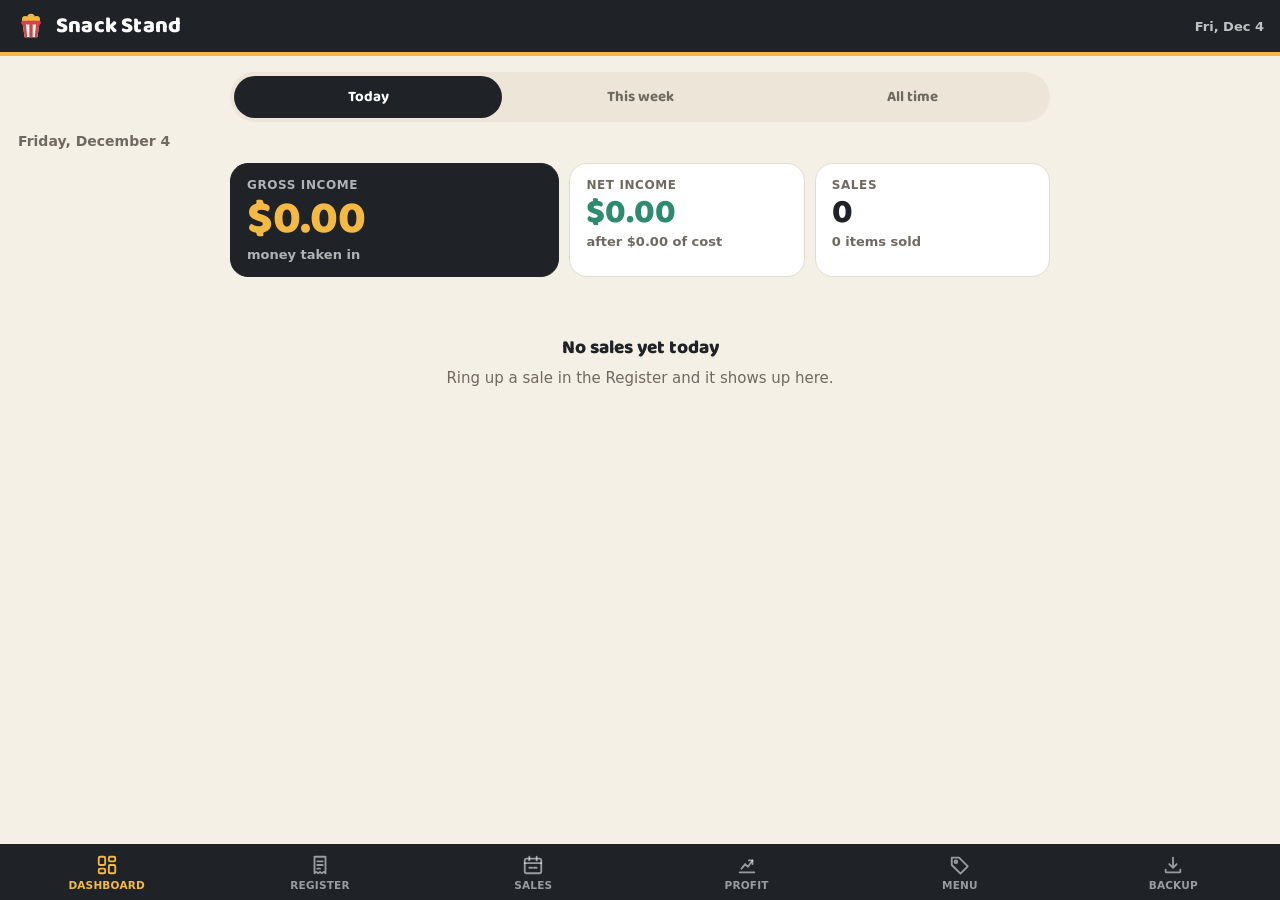
<file: index.html>
<!DOCTYPE html>
<html lang="en">
<head>
  <meta charset="utf-8">
  <meta name="viewport" content="width=device-width, initial-scale=1, viewport-fit=cover, maximum-scale=1, user-scalable=no">
  <title>Snack Stand</title>
  <meta name="description" content="A simple point-of-sale register for a small snack stand. Works offline.">
  <meta name="theme-color" content="#1F2328">
  <meta name="color-scheme" content="light">

  <!-- iOS home-screen app settings -->
  <meta name="apple-mobile-web-app-capable" content="yes">
  <meta name="mobile-web-app-capable" content="yes">
  <meta name="apple-mobile-web-app-status-bar-style" content="black-translucent">
  <meta name="apple-mobile-web-app-title" content="Snack Stand">
  <meta name="format-detection" content="telephone=no">

  <link rel="manifest" href="./manifest.webmanifest">
  <link rel="apple-touch-icon" href="./icons/apple-touch-icon.png">
  <link rel="icon" type="image/svg+xml" href="./icons/icon.svg">
  <link rel="icon" type="image/png" sizes="192x192" href="./icons/icon-192.png">
  <link rel="preload" href="./fonts/baloo2.woff2" as="font" type="font/woff2" crossorigin>
  <link rel="stylesheet" href="./styles.css">
</head>
<body>
<svg width="0" height="0" style="position:absolute" aria-hidden="true">
  <defs>
    <symbol id="i-dashboard" viewBox="0 0 24 24"><rect x="3" y="3" width="7" height="9" rx="1.5"/><rect x="14" y="3" width="7" height="5" rx="1.5"/><rect x="14" y="12" width="7" height="9" rx="1.5"/><rect x="3" y="16" width="7" height="5" rx="1.5"/></symbol>
    <symbol id="i-register" viewBox="0 0 24 24"><path d="M6 3h12v18l-2-1.5L14 21l-2-1.5L10 21l-2-1.5L6 21z"/><path d="M9 8h6M9 12h6M9 16h3"/></symbol>
    <symbol id="i-sales" viewBox="0 0 24 24"><rect x="3" y="5" width="18" height="16" rx="2"/><path d="M3 10h18M8 3v4M16 3v4M8 15h3M13 15h3"/></symbol>
    <symbol id="i-profit" viewBox="0 0 24 24"><path d="M4 20h16"/><path d="M6 16l4-5 3 3 5-7"/><path d="M14 7h4v4"/></symbol>
    <symbol id="i-menu" viewBox="0 0 24 24"><path d="M3 12V4h8l9.5 9.5-8 8z"/><circle cx="7.5" cy="8.5" r="1.5"/></symbol>
    <symbol id="i-backup" viewBox="0 0 24 24"><path d="M12 4v11M8 11l4 4 4-4"/><path d="M4 17v2a1 1 0 0 0 1 1h14a1 1 0 0 0 1-1v-2"/></symbol>
    <symbol id="i-search" viewBox="0 0 24 24"><circle cx="11" cy="11" r="7"/><path d="M20 20l-4-4"/></symbol>
    <symbol id="i-check" viewBox="0 0 24 24"><path d="M5 13l4 4L19 7"/></symbol>
    <symbol id="i-camera" viewBox="0 0 24 24"><path d="M4 8h3l2-3h6l2 3h3v11H4z"/><circle cx="12" cy="13" r="3.5"/></symbol>
  </defs>
</svg>

<div class="app" id="app">

  <header class="topbar">
    <div class="brand">
      <svg class="brand__mark" viewBox="0 0 32 32" aria-hidden="true">
        <circle cx="10" cy="9" r="3.6" fill="#F4B942"/><circle cx="16" cy="7" r="4" fill="#F4B942"/><circle cx="22" cy="9" r="3.6" fill="#F4B942"/>
        <path d="M7 13h18l-2.2 15H9.2z" fill="#fff"/>
        <path d="M7 13h3.6l1.3 15H9.2zM14.2 13h3.6v15h-3.6zM21.4 13H25l-2.2 15h-2.8z" fill="#D64545"/>
        <rect x="5.5" y="10.5" width="21" height="4" rx="2" fill="#D64545"/>
      </svg>
      <h1>Snack Stand</h1>
    </div>
    <div class="topbar__meta">
      <span class="net-badge" id="net-badge" hidden>Offline</span>
      <span class="topbar__date" id="topbar-date"></span>
    </div>
  </header>

  <main class="screens">

    <!-- ===== Dashboard ===== -->
    <section class="screen" data-screen="dashboard" id="screen-dashboard">
      <div class="screen__scroll">
        <div class="seg" id="period-seg" role="tablist" aria-label="Time period">
          <button class="seg__btn is-active" type="button" role="tab" data-period="today">Today</button>
          <button class="seg__btn" type="button" role="tab" data-period="week">This week</button>
          <button class="seg__btn" type="button" role="tab" data-period="all">All time</button>
        </div>
        <p class="period-sub" id="period-sub"></p>

        <div class="hero">
          <div class="hero__item hero__item--gross">
            <span class="hero__label">Gross income</span>
            <strong id="dash-gross">$0.00</strong>
            <span class="hero__hint">money taken in</span>
          </div>
          <div class="hero__item hero__item--net">
            <span class="hero__label">Net income</span>
            <strong id="dash-net">$0.00</strong>
            <span class="hero__hint" id="dash-cost">after $0.00 of cost</span>
          </div>
          <div class="hero__item">
            <span class="hero__label">Sales</span>
            <strong id="dash-count">0</strong>
            <span class="hero__hint" id="dash-units">0 items sold</span>
          </div>
        </div>

        <div class="note" id="dash-note" hidden></div>

        <div class="empty" id="dash-empty" hidden>
          <strong id="dash-empty-title">No sales yet today</strong>
          <span>Ring up a sale in the Register and it shows up here.</span>
        </div>

        <section class="panel" id="dash-units-panel">
          <div class="panel__head"><h3>Best sellers</h3><span class="panel__sub">by units sold</span></div>
          <div class="bars bars--units" id="bars-units"></div>
        </section>

        <section class="panel" id="dash-net-panel">
          <div class="panel__head"><h3>Most profitable</h3><span class="panel__sub">by net income</span></div>
          <div class="bars bars--net" id="bars-net"></div>
        </section>
      </div>
    </section>

    <!-- ===== Register ===== -->
    <section class="screen screen--register" data-screen="register" id="screen-register">
      <div class="menu-pane">
        <div class="search">
          <svg class="search__icon" aria-hidden="true"><use href="#i-search"/></svg>
          <input class="search__input" id="search-register" type="text" placeholder="Search items" autocomplete="off" autocorrect="off" autocapitalize="off" enterkeyhint="search" aria-label="Search items">
          <button class="search__clear" id="search-register-clear" type="button" aria-label="Clear search" hidden>×</button>
        </div>
        <div class="tiles" id="menu-grid"></div>
        <div class="empty" id="menu-empty" hidden>
          <strong>No items yet</strong>
          <span>Add some in the Menu tab.</span>
        </div>
        <div class="empty" id="menu-nomatch" hidden>
          <strong>No items match</strong>
          <span id="menu-nomatch-text"></span>
        </div>
      </div>

      <aside class="cart" id="cart" aria-label="Current sale">
        <div class="cart__header">
          <button class="link-btn cart__close" id="cart-close" type="button">‹ Items</button>
          <h2>Current sale</h2>
          <button class="link-btn link-btn--danger" id="cart-clear" type="button" hidden>Clear</button>
        </div>
        <div class="cart__lines" id="cart-lines"></div>
        <div class="cart__empty" id="cart-empty">
          <strong>Nothing here yet</strong>
          <span>Tap + on an item to start a sale.</span>
        </div>
        <div class="cart__footer">
          <div class="cart__total"><span id="cart-count">0 items</span><strong id="cart-total">$0.00</strong></div>
          <button class="btn btn--primary btn--big btn--full" id="checkout-btn" type="button" disabled>Charge</button>
        </div>
      </aside>

      <button class="cart-bar" id="cart-bar" type="button" hidden>
        <span class="cart-bar__count" id="cart-bar-count">0</span>
        <span class="cart-bar__label">View sale ›</span>
        <span class="cart-bar__total" id="cart-bar-total">$0.00</span>
      </button>
    </section>

    <!-- ===== Sales ===== -->
    <section class="screen" data-screen="sales" id="screen-sales">
      <div class="screen__scroll">
        <div class="day-nav">
          <button class="btn btn--icon" id="day-prev" type="button" aria-label="Previous day">‹</button>
          <label class="day-nav__date">
            <span id="day-label">Today</span>
            <input type="date" id="day-input" aria-label="Pick a day">
          </label>
          <button class="btn btn--icon" id="day-next" type="button" aria-label="Next day">›</button>
          <button class="btn btn--outline" id="day-today" type="button" hidden>Today</button>
        </div>

        <div class="daycard">
          <div class="daycard__head">
            <strong id="day-title">Today</strong>
            <span id="day-count">0 sales</span>
          </div>
          <div class="math">
            <div class="math__row">
              <span class="math__label">Gross income <small>money taken in</small></span>
              <strong id="stat-gross">$0.00</strong>
            </div>
            <div class="math__row math__row--minus">
              <span class="math__label">Cost <small>what the items cost you</small></span>
              <strong id="stat-cost">$0.00</strong>
            </div>
            <div class="math__row math__row--total">
              <span class="math__label">Net income <small>what you kept</small></span>
              <strong id="stat-net">$0.00</strong>
            </div>
          </div>
          <div class="note" id="sales-note" hidden></div>
          <div class="sold" id="stat-items" hidden></div>
        </div>

        <h3 class="list-title">Sales <span>newest first · tap one for details</span></h3>
        <div class="sales-list" id="sales-list"></div>
        <div class="empty" id="sales-empty" hidden>
          <strong id="sales-empty-text">No sales yet today</strong>
          <span>Completed sales show up here.</span>
        </div>
      </div>
    </section>

    <!-- ===== Profit ===== -->
    <section class="screen" data-screen="profit" id="screen-profit">
      <div class="screen__scroll">
        <label class="field">
          <span>Pick an item</span>
          <select class="input input--big" id="profit-item" aria-label="Item"></select>
        </label>
        <div class="empty" id="profit-empty" hidden>
          <strong>No items yet</strong>
          <span>Add items in the Menu tab and they show up here.</span>
        </div>

        <div id="profit-body">
          <section class="panel">
            <div class="panel__head"><h3>Each one you sell</h3><span class="panel__sub" id="profit-margin"></span></div>
            <div class="kpis">
              <div class="kpi"><span class="kpi__label">You sell it for</span><strong id="profit-price">$0.00</strong></div>
              <div class="kpi"><span class="kpi__label">It costs you</span><strong id="profit-cost">$0.00</strong></div>
              <div class="kpi kpi--net"><span class="kpi__label">You keep</span><strong id="profit-net">$0.00</strong></div>
            </div>
            <div class="bars bars--compare" id="profit-bars-item"></div>
            <p class="hint hint--block" id="profit-sentence"></p>
            <h4 class="sub-title">What goes into the cost</h4>
            <div class="receipt" id="profit-breakdown"></div>
            <div class="row-btns row-btns--top">
              <button class="btn btn--outline" id="profit-edit" type="button">Change price or cost</button>
              <button class="btn btn--outline" id="profit-options" type="button">See price options</button>
            </div>
          </section>

          <section class="panel">
            <div class="panel__head"><h3>All you've sold</h3><span class="panel__sub" id="profit-period-sub"></span></div>
            <div class="seg seg--small seg--tight" id="profit-period" role="tablist" aria-label="Time period">
              <button class="seg__btn is-active" type="button" role="tab" data-period="today">Today</button>
              <button class="seg__btn" type="button" role="tab" data-period="week">This week</button>
              <button class="seg__btn" type="button" role="tab" data-period="all">All time</button>
            </div>
            <div class="kpis">
              <div class="kpi"><span class="kpi__label">Sold</span><strong id="profit-units">0</strong></div>
              <div class="kpi"><span class="kpi__label">Gross income</span><strong id="profit-gross">$0.00</strong></div>
              <div class="kpi kpi--net"><span class="kpi__label">Net income</span><strong id="profit-sales-net">$0.00</strong></div>
            </div>
            <div class="bars bars--compare" id="profit-bars-sales"></div>
            <p class="hint hint--block" id="profit-sales-sentence"></p>
            <div class="note" id="profit-note" hidden></div>
          </section>
        </div>
      </div>
    </section>

    <!-- ===== Menu ===== -->
    <section class="screen" data-screen="menu" id="screen-menu">
      <div class="screen__scroll">
        <div class="seg menu-seg" id="menu-seg" role="tablist" aria-label="Menu sections">
          <button class="seg__btn is-active" type="button" role="tab" data-view="items">Items</button>
          <button class="seg__btn" type="button" role="tab" data-view="ingredients">Ingredients</button>
          <button class="seg__btn" type="button" role="tab" data-view="pricing">Pricing</button>
        </div>

        <div id="menu-view-items">
          <div class="menu-tools">
            <div class="search">
              <svg class="search__icon" aria-hidden="true"><use href="#i-search"/></svg>
              <input class="search__input" id="search-menu" type="text" placeholder="Search items" autocomplete="off" autocorrect="off" autocapitalize="off" enterkeyhint="search" aria-label="Search menu items">
              <button class="search__clear" id="search-menu-clear" type="button" aria-label="Clear search" hidden>×</button>
            </div>
            <button class="btn btn--primary" id="add-item" type="button">+ Add item</button>
          </div>
          <div class="note note--tip" id="menu-tip" hidden></div>
          <div class="item-list" id="item-list"></div>
          <div class="empty" id="menu-manage-empty" hidden>
            <strong>No items yet</strong>
            <span>Tap “Add item” to put something on the menu.</span>
          </div>
          <div class="empty" id="menu-manage-nomatch" hidden>
            <strong>No items match</strong>
            <span id="menu-manage-nomatch-text"></span>
          </div>
        </div>

        <div id="menu-view-ingredients" hidden>
          <div class="menu-tools">
            <div class="search">
              <svg class="search__icon" aria-hidden="true"><use href="#i-search"/></svg>
              <input class="search__input" id="search-ingredients" type="text" placeholder="Search ingredients" autocomplete="off" autocorrect="off" autocapitalize="off" enterkeyhint="search" aria-label="Search ingredients">
              <button class="search__clear" id="search-ingredients-clear" type="button" aria-label="Clear search" hidden>×</button>
            </div>
            <button class="btn btn--primary" id="add-ingredient" type="button">+ Add ingredient</button>
          </div>
          <div class="store-card" id="store-card">
            <span class="store-card__text" id="store-card-text"></span>
            <button class="btn btn--outline" id="store-change" type="button">Change</button>
          </div>
          <p class="hint hint--block">Write down what a package of each ingredient costs at your store and how many portions it holds. You can keep prices for several stores; the app uses your store's price, or the cheapest one you have. Build items from ingredients and the cost per item is worked out for you, and kept up to date when a price changes.</p>
          <div class="item-list" id="ingredient-list"></div>
          <div class="empty" id="ingredient-empty" hidden>
            <strong>No ingredients yet</strong>
            <span>Add butter, buns, cheese, ketchup… with what a package costs you.</span>
          </div>
          <div class="empty" id="ingredient-nomatch" hidden>
            <strong>No ingredients match</strong>
            <span id="ingredient-nomatch-text"></span>
          </div>
        </div>

        <div id="menu-view-pricing" hidden>
          <div class="panel">
            <div class="panel__head"><h3>Pricing assistant</h3><span class="panel__sub">exact math · works offline</span></div>
            <p class="hint hint--block">Works out what each item costs to make and suggests a selling price that keeps your profit. Tap an item to see the breakdown and other price options.</p>
            <div class="store-card store-card--inline">
              <span class="store-card__text" id="pricing-store-text"></span>
              <button class="link-btn" id="pricing-store-change" type="button">Change</button>
            </div>
            <div class="field">
              <span>How much of each sale should be profit?</span>
              <div class="seg seg--small seg--tight" id="margin-seg" role="tablist"></div>
            </div>
            <div class="field">
              <span>Round prices up to the next</span>
              <div class="seg seg--small seg--tight" id="round-seg" role="tablist"></div>
            </div>
            <div class="row-btns">
              <button class="btn btn--outline" id="import-sheet" type="button">Import spreadsheet…</button>
              <button class="btn btn--outline" id="export-pricing" type="button">Export prices (CSV)</button>
            </div>
            <div class="linked" id="linked-sheet" hidden>
              <span class="linked__text" id="linked-text"></span>
              <button class="btn btn--primary" id="sync-sheet" type="button">Update from spreadsheet</button>
            </div>
          </div>
          <div class="note" id="pricing-note" hidden></div>
          <div class="pricing-list" id="pricing-list"></div>
          <div class="empty" id="pricing-empty" hidden>
            <strong>Nothing to price yet</strong>
            <span>Add items under Items, or import a spreadsheet.</span>
          </div>
          <button class="btn btn--primary btn--full" id="apply-all-prices" type="button" hidden>Apply all suggested prices</button>
        </div>
      </div>
    </section>

    <!-- ===== Backup ===== -->
    <section class="screen" data-screen="backup" id="screen-backup">
      <div class="screen__scroll">
        <div class="card">
          <h2>Backup</h2>
          <p>Everything, including photos and ingredients, is stored only on this device. Export a backup now and then and keep the file somewhere safe (Files, iCloud, or email it to yourself).</p>
          <button class="btn btn--primary btn--full" id="export-json" type="button">Export data (JSON)</button>
          <button class="btn btn--outline btn--full" id="import-json" type="button">Import data…</button>
          <input type="file" id="import-file" accept=".json,application/json" hidden>
        </div>

        <div class="card">
          <h2>Reports</h2>
          <p>One row per item sold, with gross, cost, net, amount paid and change. Opens in Excel or Numbers.</p>
          <button class="btn btn--dark btn--full" id="export-csv" type="button">Export today's sales (CSV)</button>
        </div>

        <div class="card card--muted">
          <h2>About</h2>
          <div id="about-stats"></div>
        </div>
      </div>
    </section>

  </main>

  <nav class="tabbar" aria-label="Main">
    <button class="tab" data-tab="dashboard" type="button"><svg aria-hidden="true"><use href="#i-dashboard"/></svg><span>Dashboard</span></button>
    <button class="tab" data-tab="register" type="button"><svg aria-hidden="true"><use href="#i-register"/></svg><span>Register</span></button>
    <button class="tab" data-tab="sales" type="button"><svg aria-hidden="true"><use href="#i-sales"/></svg><span>Sales</span></button>
    <button class="tab" data-tab="profit" type="button"><svg aria-hidden="true"><use href="#i-profit"/></svg><span>Profit</span></button>
    <button class="tab" data-tab="menu" type="button"><svg aria-hidden="true"><use href="#i-menu"/></svg><span>Menu</span></button>
    <button class="tab" data-tab="backup" type="button"><svg aria-hidden="true"><use href="#i-backup"/></svg><span>Backup</span></button>
  </nav>
</div>

<!-- ===== Checkout ===== -->
<div class="modal modal--form" id="modal-checkout" role="dialog" aria-modal="true" aria-labelledby="checkout-title" hidden>
  <div class="sheet">
    <div class="sheet__head">
      <h2 id="checkout-title">Checkout</h2>
      <button class="link-btn" type="button" data-close>Cancel</button>
    </div>
    <div class="receipt" id="checkout-lines"></div>
    <div class="receipt__total"><span>Total due</span><strong id="checkout-total">$0.00</strong></div>

    <label class="paid">
      <span class="paid__label">Amount paid</span>
      <div class="paid__input">
        <span aria-hidden="true">$</span>
        <input id="cash-input" type="text" inputmode="decimal" placeholder="0.00" autocomplete="off" enterkeyhint="done">
      </div>
    </label>
    <div class="quick" id="quick-cash">
      <button type="button" data-cents="exact">Exact</button>
      <button type="button" data-cents="500">$5</button>
      <button type="button" data-cents="1000">$10</button>
      <button type="button" data-cents="2000">$20</button>
    </div>
    <div class="change change--none" id="change-row">
      <span id="change-label">Change due</span>
      <strong id="change-amount">—</strong>
    </div>
    <button class="btn btn--primary btn--big btn--full" id="confirm-sale" type="button">Complete sale</button>
  </div>
</div>

<!-- ===== Sale complete overlay ===== -->
<div class="done" id="done" role="status" hidden>
  <div class="done__check"><svg aria-hidden="true"><use href="#i-check"/></svg></div>
  <div class="done__title">Sale complete</div>
  <div class="done__amount" id="done-amount">$0.00</div>
  <div class="done__sub" id="done-sub"></div>
  <div class="done__tap">Tap anywhere to continue</div>
</div>

<!-- ===== Add / edit item ===== -->
<div class="modal modal--form" id="modal-item" role="dialog" aria-modal="true" aria-labelledby="item-modal-title" hidden>
  <form class="sheet sheet--wide" id="item-form" novalidate>
    <div class="sheet__head">
      <h2 id="item-modal-title">Add item</h2>
      <button class="link-btn" type="button" data-close>Cancel</button>
    </div>

    <div class="photo-row">
      <div class="photo-preview" id="photo-preview">
        <svg class="photo-preview__icon" aria-hidden="true"><use href="#i-camera"/></svg>
      </div>
      <div class="photo-actions">
        <button class="btn btn--outline" id="photo-choose" type="button">Choose photo</button>
        <button class="link-btn link-btn--danger" id="photo-remove" type="button" hidden>Remove photo</button>
        <input type="file" id="photo-input" accept="image/*" hidden>
        <p class="hint" id="photo-hint">Take a photo or pick one from your library. It is shrunk to save space.</p>
      </div>
    </div>

    <label class="field">
      <span>Name</span>
      <input class="input" id="item-name" type="text" maxlength="40" autocomplete="off" autocapitalize="words" placeholder="e.g. Grilled Cheese">
    </label>
    <label class="field">
      <span>Selling price</span>
      <div class="money-input">
        <span aria-hidden="true">$</span>
        <input class="input" id="item-price" type="text" inputmode="decimal" placeholder="0.00" autocomplete="off">
      </div>
    </label>
    <label class="field">
      <span>Emoji <em>optional · shows when there is no photo</em></span>
      <input class="input input--emoji" id="item-emoji" type="text" maxlength="16" autocomplete="off" placeholder="Type any emoji">
    </label>
    <div class="emoji-picks" id="emoji-picks" aria-label="Quick emoji picks">
      <button type="button">🍿</button><button type="button">🥤</button><button type="button">🍫</button><button type="button">💧</button>
      <button type="button">🥨</button><button type="button">🍪</button><button type="button">🍬</button><button type="button">🧃</button>
      <button type="button">🌭</button><button type="button">🍕</button><button type="button">🍩</button><button type="button">🍎</button>
      <button type="button">🧁</button><button type="button">🍦</button><button type="button">☕</button><button type="button">🥪</button>
    </div>

    <fieldset class="cost">
      <legend>Your cost <em>optional · needed for net income</em></legend>
      <label class="field">
        <span>Where I buy it</span>
        <input class="input" id="item-supplier" type="text" maxlength="40" autocomplete="off" autocapitalize="words" placeholder="e.g. Costco" list="store-list">
      </label>
      <datalist id="store-list"></datalist>
      <div class="seg seg--small seg--tight" id="cost-mode" role="tablist" aria-label="How you get this item">
        <button class="seg__btn" type="button" role="tab" data-mode="recipe">From ingredients</button>
        <button class="seg__btn is-active" type="button" role="tab" data-mode="pack">From a pack</button>
        <button class="seg__btn" type="button" role="tab" data-mode="unit">Per unit</button>
      </div>

      <div class="cost__recipe" id="cost-recipe" hidden>
        <p class="hint" id="recipe-hint">Add the ingredients one of these uses and how much of each.</p>
        <div class="recipe" id="recipe-rows"></div>
        <div class="row-btns recipe__actions">
          <button class="btn btn--outline" id="recipe-add" type="button">+ Add ingredient</button>
          <button class="link-btn" id="recipe-new" type="button">New ingredient…</button>
        </div>
        <label class="field">
          <span>Other cost per item <em>packaging, napkins… optional</em></span>
          <div class="money-input"><span aria-hidden="true">$</span><input class="input" id="item-extra-cost" type="text" inputmode="decimal" placeholder="0.00" autocomplete="off"></div>
        </label>
      </div>

      <div class="cost__pack" id="cost-pack">
        <label class="field">
          <span>Pack price</span>
          <div class="money-input"><span aria-hidden="true">$</span><input class="input" id="item-pack-price" type="text" inputmode="decimal" placeholder="30.00" autocomplete="off"></div>
        </label>
        <label class="field">
          <span>Units per pack</span>
          <input class="input" id="item-pack-qty" type="text" inputmode="numeric" placeholder="30" autocomplete="off">
        </label>
      </div>
      <div class="cost__unit" id="cost-unit" hidden>
        <label class="field">
          <span>Cost per unit</span>
          <div class="money-input"><span aria-hidden="true">$</span><input class="input" id="item-unit-cost" type="text" inputmode="decimal" placeholder="1.00" autocomplete="off"></div>
        </label>
      </div>
      <div class="cost__result" id="cost-result"></div>
    </fieldset>

    <div class="form-error" id="item-error" role="alert" hidden></div>
    <div class="modal__actions">
      <button class="btn btn--soft-danger" id="item-remove" type="button" hidden>Remove</button>
      <button class="btn btn--primary" id="item-save" type="submit">Add item</button>
    </div>
  </form>
</div>

<!-- ===== Add / edit ingredient ===== -->
<div class="modal modal--form modal--stack" id="modal-ingredient" role="dialog" aria-modal="true" aria-labelledby="ingredient-modal-title" hidden>
  <form class="sheet" id="ingredient-form" novalidate>
    <div class="sheet__head">
      <h2 id="ingredient-modal-title">Add ingredient</h2>
      <button class="link-btn" type="button" data-close>Cancel</button>
    </div>
    <label class="field">
      <span>Name</span>
      <input class="input" id="ing-name" type="text" maxlength="40" autocomplete="off" autocapitalize="words" placeholder="e.g. Butter">
    </label>
    <label class="field">
      <span>What one portion is called</span>
      <input class="input" id="ing-unit" type="text" maxlength="20" autocomplete="off" placeholder="tbsp, slice, each…">
    </label>
    <div class="emoji-picks unit-picks" id="unit-picks" aria-label="Quick unit picks"></div>

    <fieldset class="cost">
      <legend>Prices by store <em>what a package costs and how many portions it holds</em></legend>
      <div class="prices" id="price-rows"></div>
      <div class="row-btns">
        <button class="btn btn--outline" id="price-add" type="button">+ Add another store</button>
      </div>
      <div class="cost__result" id="ing-result"></div>
    </fieldset>
    <p class="hint" id="ing-usage" hidden></p>
    <div class="form-error" id="ing-error" role="alert" hidden></div>
    <div class="modal__actions">
      <button class="btn btn--soft-danger" id="ing-delete" type="button" hidden>Delete</button>
      <button class="btn btn--primary" id="ing-save" type="submit">Add ingredient</button>
    </div>
  </form>
</div>

<!-- ===== My store ===== -->
<div class="modal modal--form modal--stack" id="modal-store" role="dialog" aria-modal="true" aria-labelledby="store-modal-title" hidden>
  <form class="sheet" id="store-form" novalidate>
    <div class="sheet__head">
      <h2 id="store-modal-title">My store</h2>
      <button class="link-btn" type="button" data-close>Cancel</button>
    </div>
    <p class="hint hint--block">Costs use this store's prices whenever an ingredient has one. Ingredients can hold prices for several stores, and “Look up” buttons open the store's own search so you can check the local price and type it in.</p>
    <label class="field">
      <span>Store</span>
      <select class="input" id="store-select"></select>
    </label>
    <label class="field" id="store-custom-field" hidden>
      <span>Store name</span>
      <input class="input" id="store-custom" type="text" maxlength="40" autocomplete="off" autocapitalize="words" placeholder="e.g. Joe's Market">
    </label>
    <label class="field">
      <span>Location <em>used when looking up prices</em></span>
      <select class="input" id="store-location">
        <option value="West Palm Beach, FL">West Palm Beach, FL</option>
        <option value="Davie, FL">Davie, FL</option>
        <option value="__other">Other…</option>
      </select>
    </label>
    <label class="field" id="store-location-custom-field" hidden>
      <span>Location name</span>
      <input class="input" id="store-location-custom" type="text" maxlength="60" autocomplete="off" autocapitalize="words" placeholder="e.g. Boca Raton, FL">
    </label>
    <div class="form-error" id="store-error" role="alert" hidden></div>
    <div class="modal__actions">
      <button class="btn btn--primary" id="store-save" type="submit">Save</button>
    </div>
  </form>
</div>

<!-- ===== Pricing detail ===== -->
<div class="modal" id="modal-pricing" role="dialog" aria-modal="true" aria-labelledby="pricing-title" hidden>
  <div class="sheet">
    <div class="sheet__head">
      <h2 id="pricing-title">Item</h2>
      <button class="link-btn" type="button" data-close>Done</button>
    </div>
    <h3 class="sub-title">What it costs to make</h3>
    <div class="receipt" id="pricing-breakdown"></div>
    <div class="receipt__total receipt__total--small"><span>Cost per item</span><strong id="pricing-cost">$0.00</strong></div>
    <h3 class="sub-title">Price options</h3>
    <div class="ladder" id="pricing-ladder"></div>
    <p class="hint hint--block" id="pricing-current"></p>
    <button class="btn btn--primary btn--full" id="pricing-apply" type="button">Use suggested price</button>
  </div>
</div>

<!-- ===== Spreadsheet import ===== -->
<div class="modal modal--form" id="modal-import" role="dialog" aria-modal="true" aria-labelledby="import-title" hidden>
  <div class="sheet sheet--wide">
    <div class="sheet__head">
      <h2 id="import-title">Import a spreadsheet</h2>
      <button class="link-btn" type="button" data-close>Cancel</button>
    </div>
    <p class="hint hint--block">One row per ingredient an item uses, with these columns: <b>Item, Ingredient, Amount used, Package price, Units per package, Unit, Store</b> and optionally <b>Selling price</b>. Leave Item blank for an ingredient you only want to record. For something you sell straight from a pack (drinks, chips, cookies), leave Ingredient blank and put the pack price and count on the item's row.</p>
    <label class="field">
      <span>Google Sheets link</span>
      <div class="link-row">
        <input class="input" id="import-link" type="url" inputmode="url" autocomplete="off" autocorrect="off" autocapitalize="off" spellcheck="false" placeholder="https://docs.google.com/spreadsheets/d/…">
        <button class="btn btn--primary" id="import-fetch" type="button">Read sheet</button>
      </div>
    </label>
    <p class="hint hint--block" id="import-link-hint">In Google Sheets tap <b>Share</b> and set General access to <b>Anyone with the link</b>. The link is remembered, so next time you just tap “Update from spreadsheet”. Needs internet.</p>
    <div class="row-btns">
      <button class="btn btn--primary" id="import-site-csv" type="button">Load prices.csv from this website</button>
      <button class="btn btn--outline" id="download-template" type="button">Download template (CSV)</button>
      <button class="btn btn--outline" id="import-sheet-file" type="button">Choose a CSV file…</button>
      <button class="link-btn link-btn--danger" id="import-unlink" type="button" hidden>Forget link</button>
      <input type="file" id="import-sheet-input" accept=".csv,.tsv,.txt,text/csv,text/tab-separated-values,text/plain" hidden>
    </div>
    <label class="field">
      <span>Or copy the cells in your spreadsheet and paste them here</span>
      <textarea class="input input--area" id="import-text" spellcheck="false" placeholder="Item, Ingredient, Amount used, Package price, Units per package, Unit&#10;Grilled Cheese, Butter, 1, 3.00, 8, tbsp"></textarea>
    </label>
    <div class="import-preview" id="import-preview" hidden></div>
    <div class="modal__actions">
      <button class="btn btn--outline" type="button" data-close>Cancel</button>
      <button class="btn btn--primary" id="import-run" type="button" disabled>Import</button>
    </div>
  </div>
</div>

<!-- ===== Sale detail ===== -->
<div class="modal" id="modal-sale" role="dialog" aria-modal="true" aria-labelledby="sale-title" hidden>
  <div class="sheet">
    <div class="sheet__head">
      <h2 id="sale-title">Sale details</h2>
      <button class="link-btn" type="button" data-close>Done</button>
    </div>
    <p class="hint" id="sale-when"></p>
    <div class="receipt" id="sale-lines"></div>
    <div class="math math--compact">
      <div class="math__row"><span class="math__label">Gross income</span><strong id="sale-gross">$0.00</strong></div>
      <div class="math__row math__row--minus"><span class="math__label">Cost</span><strong id="sale-cost">$0.00</strong></div>
      <div class="math__row math__row--total"><span class="math__label">Net income</span><strong id="sale-net">$0.00</strong></div>
    </div>
    <div class="math math--compact math--paid">
      <div class="math__row"><span class="math__label">Amount paid</span><strong id="sale-paid">—</strong></div>
      <div class="math__row"><span class="math__label">Change given</span><strong id="sale-change">—</strong></div>
    </div>
    <div class="note" id="sale-note" hidden></div>
    <button class="btn btn--soft-danger btn--full" id="delete-sale" type="button">Delete this sale</button>
  </div>
</div>

<!-- ===== Confirm dialog ===== -->
<div class="modal modal--confirm" id="modal-confirm" role="alertdialog" aria-modal="true" aria-labelledby="confirm-title" hidden>
  <div class="sheet sheet--small">
    <h2 id="confirm-title">Are you sure?</h2>
    <p id="confirm-message"></p>
    <div class="modal__actions">
      <button class="btn btn--outline" id="confirm-cancel" type="button" data-close>Cancel</button>
      <button class="btn btn--danger" id="confirm-ok" type="button">OK</button>
    </div>
  </div>
</div>

<div class="toast" id="toast" role="status" aria-live="polite" hidden></div>

<script type="module" src="./app.js"></script>
</body>
</html>
</file>
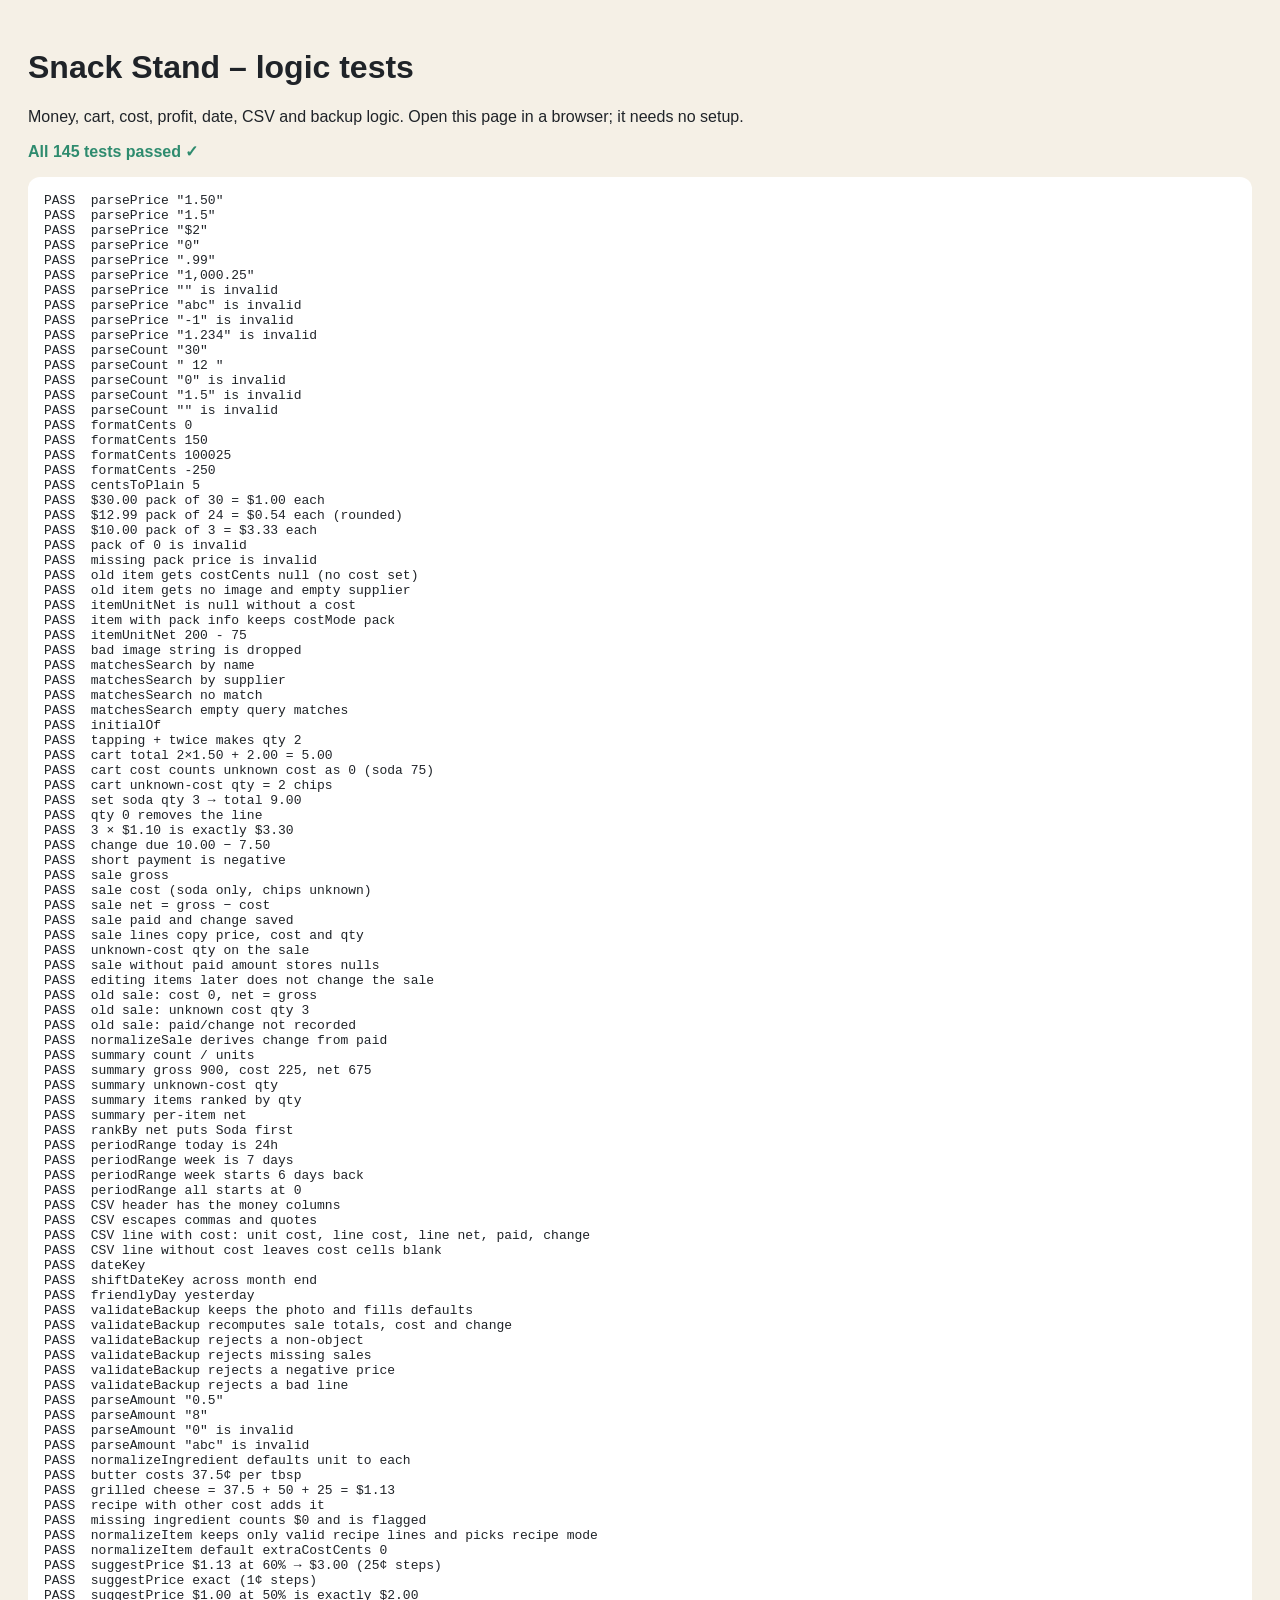
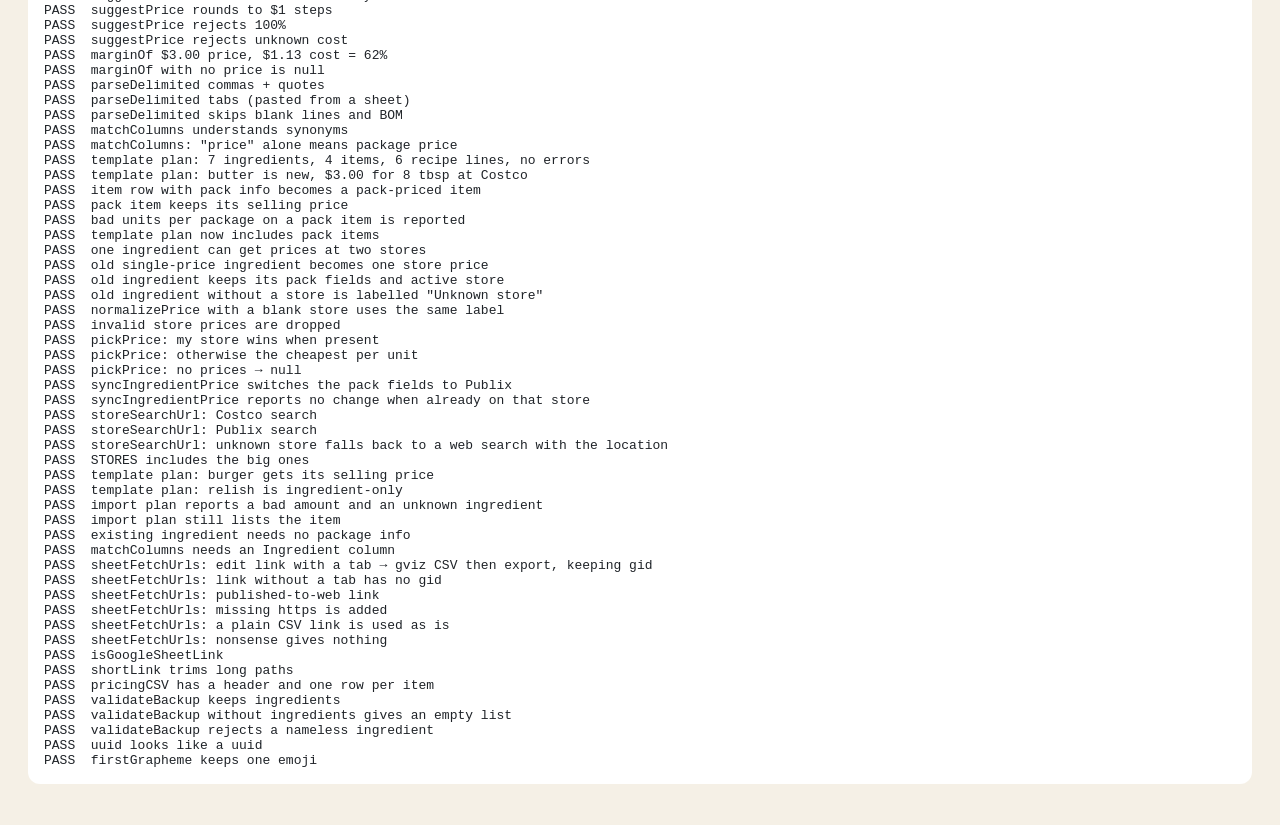
<file: tests.html>
<!DOCTYPE html>
<html lang="en">
<head>
  <meta charset="utf-8">
  <meta name="viewport" content="width=device-width, initial-scale=1">
  <title>Snack Stand – logic tests</title>
  <style>
    body { font-family: -apple-system, BlinkMacSystemFont, "Segoe UI", Roboto, sans-serif; padding: 20px; color: #1F2328; background: #F5F0E6; }
    pre { background: #fff; padding: 16px; border-radius: 12px; white-space: pre-wrap; }
    .ok { color: #2E8B6E; font-weight: 700; }
    .bad { color: #D64545; font-weight: 700; }
  </style>
</head>
<body>
  <h1>Snack Stand – logic tests</h1>
  <p>Money, cart, cost, profit, date, CSV and backup logic. Open this page in a browser; it needs no setup.</p>
  <p id="summary"></p>
  <pre id="out">running…</pre>

<script type="module">
import * as L from './logic.js';
import * as P from './pricing.js';

const lines = [];
let pass = 0, fail = 0;
function eq(name, actual, expected) {
  const ok = JSON.stringify(actual) === JSON.stringify(expected);
  if (ok) pass++; else fail++;
  lines.push(`${ok ? 'PASS' : 'FAIL'}  ${name}` + (ok ? '' : `\n        expected ${JSON.stringify(expected)}\n        got      ${JSON.stringify(actual)}`));
}
function throws(name, fn) {
  let threw = false;
  try { fn(); } catch (_) { threw = true; }
  eq(name, threw, true);
}

// ----- parsePrice / parseCount -----
eq('parsePrice "1.50"', L.parsePrice('1.50'), 150);
eq('parsePrice "1.5"', L.parsePrice('1.5'), 150);
eq('parsePrice "$2"', L.parsePrice('$2'), 200);
eq('parsePrice "0"', L.parsePrice('0'), 0);
eq('parsePrice ".99"', L.parsePrice('.99'), 99);
eq('parsePrice "1,000.25"', L.parsePrice('1,000.25'), 100025);
eq('parsePrice "" is invalid', L.parsePrice(''), null);
eq('parsePrice "abc" is invalid', L.parsePrice('abc'), null);
eq('parsePrice "-1" is invalid', L.parsePrice('-1'), null);
eq('parsePrice "1.234" is invalid', L.parsePrice('1.234'), null);
eq('parseCount "30"', L.parseCount('30'), 30);
eq('parseCount " 12 "', L.parseCount(' 12 '), 12);
eq('parseCount "0" is invalid', L.parseCount('0'), null);
eq('parseCount "1.5" is invalid', L.parseCount('1.5'), null);
eq('parseCount "" is invalid', L.parseCount(''), null);

// ----- formatting -----
eq('formatCents 0', L.formatCents(0), '$0.00');
eq('formatCents 150', L.formatCents(150), '$1.50');
eq('formatCents 100025', L.formatCents(100025), '$1,000.25');
eq('formatCents -250', L.formatCents(-250), '-$2.50');
eq('centsToPlain 5', L.centsToPlain(5), '0.05');

// ----- pack cost -----
eq('$30.00 pack of 30 = $1.00 each', L.unitCostFromPack(3000, 30), 100);
eq('$12.99 pack of 24 = $0.54 each (rounded)', L.unitCostFromPack(1299, 24), 54);
eq('$10.00 pack of 3 = $3.33 each', L.unitCostFromPack(1000, 3), 333);
eq('pack of 0 is invalid', L.unitCostFromPack(1000, 0), null);
eq('missing pack price is invalid', L.unitCostFromPack(null, 10), null);

// ----- items -----
const v1item = { id: 'a', name: 'Chips', priceCents: 150, emoji: '🥔', active: true, createdAt: 1 };
const chips = L.normalizeItem(v1item);
eq('old item gets costCents null (no cost set)', chips.costCents, null);
eq('old item gets no image and empty supplier', [chips.image, chips.supplier, chips.costMode], [null, '', 'unit']);
eq('itemUnitNet is null without a cost', L.itemUnitNet(chips), null);
const soda = L.normalizeItem({ id: 'b', name: 'Soda', priceCents: 200, costCents: 75, packPriceCents: 1800, packQty: 24, supplier: 'Costco', image: '[data-uri]', createdAt: 2 });
eq('item with pack info keeps costMode pack', soda.costMode, 'pack');
eq('itemUnitNet 200 - 75', L.itemUnitNet(soda), 125);
eq('bad image string is dropped', L.normalizeItem({ id: 'c', name: 'x', priceCents: 1, image: 'http://evil' }).image, null);
eq('matchesSearch by name', L.matchesSearch(soda, 'SOD'), true);
eq('matchesSearch by supplier', L.matchesSearch(soda, 'costco'), true);
eq('matchesSearch no match', L.matchesSearch(soda, 'water'), false);
eq('matchesSearch empty query matches', L.matchesSearch(soda, '  '), true);
eq('initialOf', L.initialOf('pretzel'), 'P');

// ----- cart math -----
const cart = [];
L.cartAdd(cart, chips); L.cartAdd(cart, chips); L.cartAdd(cart, soda);
eq('tapping + twice makes qty 2', cart[0].qty, 2);
eq('cart total 2×1.50 + 2.00 = 5.00', L.cartTotal(cart), 500);
eq('cart cost counts unknown cost as 0 (soda 75)', L.cartCost(cart), 75);
eq('cart unknown-cost qty = 2 chips', L.cartUnknownCostQty(cart), 2);
L.cartSetQty(cart, 'b', 3);
eq('set soda qty 3 → total 9.00', L.cartTotal(cart), 900);
L.cartSetQty(cart, 'a', 0);
eq('qty 0 removes the line', cart.map((l) => l.itemId), ['b']);
const trap = [];
L.cartAdd(trap, L.normalizeItem({ id: 't', name: 'Gum', priceCents: 110 }));
L.cartSetQty(trap, 't', 3);
eq('3 × $1.10 is exactly $3.30', L.formatCents(L.cartTotal(trap)), '$3.30');

// ----- change -----
eq('change due 10.00 − 7.50', L.changeDue(750, 1000), 250);
eq('short payment is negative', L.changeDue(750, 500), -250);

// ----- sale snapshot -----
const cart2 = [];
L.cartAdd(cart2, chips); L.cartAdd(cart2, chips); L.cartAdd(cart2, soda);
const sale = L.buildSale(cart2, 1760000000000, 'sale-1', 1000);
eq('sale gross', sale.totalCents, 500);
eq('sale cost (soda only, chips unknown)', sale.costCents, 75);
eq('sale net = gross − cost', L.saleNet(sale), 425);
eq('sale paid and change saved', [sale.paidCents, sale.changeCents], [1000, 500]);
eq('sale lines copy price, cost and qty', sale.lines, [{ name: 'Chips', unitPriceCents: 150, unitCostCents: null, qty: 2 }, { name: 'Soda', unitPriceCents: 200, unitCostCents: 75, qty: 1 }]);
eq('unknown-cost qty on the sale', L.saleUnknownCostQty(sale), 2);
const noPay = L.buildSale(cart2, 1, 'sale-2');
eq('sale without paid amount stores nulls', [noPay.paidCents, noPay.changeCents], [null, null]);
soda.costCents = 999; soda.priceCents = 1; chips.name = 'Renamed';
eq('editing items later does not change the sale', [sale.lines[1].unitCostCents, sale.lines[0].name], [75, 'Chips']);

// ----- old sales still load -----
const v1sale = L.normalizeSale({ id: 's', timestamp: 5, totalCents: 550, lines: [{ name: 'Soda', unitPriceCents: 200, qty: 2 }, { name: 'Chips', unitPriceCents: 150, qty: 1 }] });
eq('old sale: cost 0, net = gross', [v1sale.costCents, L.saleNet(v1sale)], [0, 550]);
eq('old sale: unknown cost qty 3', L.saleUnknownCostQty(v1sale), 3);
eq('old sale: paid/change not recorded', [v1sale.paidCents, v1sale.changeCents], [null, null]);
eq('normalizeSale derives change from paid', L.normalizeSale({ id: 's', timestamp: 1, totalCents: 300, paidCents: 500, lines: [] }).changeCents, 200);

// ----- summary & ranking -----
const sales = [
  { id: '1', timestamp: 1, totalCents: 500, costCents: 75, lines: [{ name: 'Chips', unitPriceCents: 150, unitCostCents: null, qty: 2 }, { name: 'Soda', unitPriceCents: 200, unitCostCents: 75, qty: 1 }] },
  { id: '2', timestamp: 2, totalCents: 400, costCents: 150, lines: [{ name: 'Soda', unitPriceCents: 200, unitCostCents: 75, qty: 2 }] },
].map(L.normalizeSale);
const sum = L.summarizeSales(sales);
eq('summary count / units', [sum.count, sum.units], [2, 5]);
eq('summary gross 900, cost 225, net 675', [sum.grossCents, sum.costCents, sum.netCents], [900, 225, 675]);
eq('summary unknown-cost qty', sum.unknownCostQty, 2);
eq('summary items ranked by qty', sum.items.map((i) => `${i.name}:${i.qty}`), ['Soda:3', 'Chips:2']);
eq('summary per-item net', sum.items.map((i) => i.netCents), [375, 300]);
eq('rankBy net puts Soda first', L.rankBy(sum.items, 'netCents')[0].name, 'Soda');

// ----- periods -----
eq('periodRange today is 24h', (() => { const r = L.periodRange('today', '2026-10-15'); return r.endMs - r.startMs; })(), 86400000);
eq('periodRange week is 7 days', (() => { const r = L.periodRange('week', '2026-10-15'); return (r.endMs - r.startMs) / 86400000; })(), 7);
eq('periodRange week starts 6 days back', L.dateKey(new Date(L.periodRange('week', '2026-10-15').startMs)), '2026-10-09');
eq('periodRange all starts at 0', L.periodRange('all', '2026-10-15').startMs, 0);

// ----- CSV -----
const csv = L.salesToCSV([L.normalizeSale({ id: 's1', timestamp: new Date(2026, 9, 15, 14, 5).getTime(), totalCents: 350, paidCents: 500, lines: [{ name: 'Big, "Fancy" Pretzel', unitPriceCents: 350, unitCostCents: 120, qty: 1 }, { name: 'Mystery', unitPriceCents: 0, qty: 1 }] })]);
const csvLines = csv.trim().split('\r\n');
eq('CSV header has the money columns', csvLines[0], L.CSV_COLUMNS.join(','));
eq('CSV escapes commas and quotes', csvLines[1].includes('"Big, ""Fancy"" Pretzel"'), true);
eq('CSV line with cost: unit cost, line cost, line net, paid, change', csvLines[1].split('","').pop().split(',').slice(-11).join(','), '1,3.50,3.50,1.20,1.20,2.30,3.50,1.20,2.30,5.00,1.50');
eq('CSV line without cost leaves cost cells blank', csvLines[2].split(',').slice(7, 10), ['', '', '']);

// ----- dates -----
eq('dateKey', L.dateKey(new Date(2026, 0, 5)), '2026-01-05');
eq('shiftDateKey across month end', L.shiftDateKey('2026-01-31', 1), '2026-02-01');
eq('friendlyDay yesterday', L.friendlyDay('2026-10-14', '2026-10-15'), 'Yesterday');

// ----- backup validation -----
const good = { items: [{ id: 'a', name: 'Chips', priceCents: 150, image: '[data-uri]' }], sales: [{ id: 's', timestamp: 1, paidCents: 400, lines: [{ name: 'Chips', unitPriceCents: 150, unitCostCents: 60, qty: 2 }] }] };
const v = L.validateBackup(good);
eq('validateBackup keeps the photo and fills defaults', [v.items[0].image, v.items[0].active, v.items[0].costCents], ['[data-uri]', true, null]);
eq('validateBackup recomputes sale totals, cost and change', [v.sales[0].totalCents, v.sales[0].costCents, v.sales[0].changeCents], [300, 120, 100]);
throws('validateBackup rejects a non-object', () => L.validateBackup('nope'));
throws('validateBackup rejects missing sales', () => L.validateBackup({ items: [] }));
throws('validateBackup rejects a negative price', () => L.validateBackup({ items: [{ id: 'a', name: 'x', priceCents: -1 }], sales: [] }));
throws('validateBackup rejects a bad line', () => L.validateBackup({ items: [], sales: [{ id: 's', timestamp: 1, lines: [{ name: 'x' }] }] }));

// ----- ingredients & recipes -----
eq('parseAmount "0.5"', L.parseAmount('0.5'), 0.5);
eq('parseAmount "8"', L.parseAmount('8'), 8);
eq('parseAmount "0" is invalid', L.parseAmount('0'), null);
eq('parseAmount "abc" is invalid', L.parseAmount('abc'), null);
const butter = L.normalizeIngredient({ id: 'g1', name: 'Butter', packPriceCents: 300, packUnits: 8, unit: 'tbsp', createdAt: 1 });
const cheese = L.normalizeIngredient({ id: 'g2', name: 'Cheese', packPriceCents: 400, packUnits: 16, unit: 'slice', createdAt: 2 });
const bread = L.normalizeIngredient({ id: 'g3', name: 'Bread', packPriceCents: 250, packUnits: 20, unit: 'slice', createdAt: 3 });
const byId = new Map([butter, cheese, bread].map((g) => [g.id, g]));
eq('normalizeIngredient defaults unit to each', L.normalizeIngredient({ id: 'x', name: 'Salt', packPriceCents: 100 }).unit, 'each');
eq('butter costs 37.5¢ per tbsp', P.ingredientUnitCost(butter), 37.5);
const gc = P.recipeCost([{ ingredientId: 'g1', amount: 1 }, { ingredientId: 'g2', amount: 2 }, { ingredientId: 'g3', amount: 2 }], byId);
eq('grilled cheese = 37.5 + 50 + 25 = $1.13', [gc.totalCents, gc.ingredientCents, gc.missing], [113, 113, 0]);
eq('recipe with other cost adds it', P.recipeCost([{ ingredientId: 'g1', amount: 1 }], byId, 10).totalCents, 48);
const miss = P.recipeCost([{ ingredientId: 'gone', amount: 1 }, { ingredientId: 'g2', amount: 1 }], byId);
eq('missing ingredient counts $0 and is flagged', [miss.totalCents, miss.missing, miss.lines[0].missing], [25, 1, true]);
const recipeItem = L.normalizeItem({ id: 'i', name: 'Grilled Cheese', priceCents: 300, recipe: [{ ingredientId: 'g1', amount: '1' }, { ingredientId: '', amount: 2 }, { ingredientId: 'g2', amount: 0 }] });
eq('normalizeItem keeps only valid recipe lines and picks recipe mode', [recipeItem.recipe, recipeItem.costMode], [[{ ingredientId: 'g1', amount: 1 }], 'recipe']);
eq('normalizeItem default extraCostCents 0', recipeItem.extraCostCents, 0);

// ----- price suggestions -----
eq('suggestPrice $1.13 at 60% → $3.00 (25¢ steps)', P.suggestPrice(113, 60, 25), { priceCents: 300, profitCents: 187, marginPct: 62 });
eq('suggestPrice exact (1¢ steps)', P.suggestPrice(113, 60, 1).priceCents, 283);
eq('suggestPrice $1.00 at 50% is exactly $2.00', P.suggestPrice(100, 50, 25).priceCents, 200);
eq('suggestPrice rounds to $1 steps', P.suggestPrice(161, 70, 100).priceCents, 600);
eq('suggestPrice rejects 100%', P.suggestPrice(100, 100, 25), null);
eq('suggestPrice rejects unknown cost', P.suggestPrice(null, 60, 25), null);
eq('marginOf $3.00 price, $1.13 cost = 62%', P.marginOf(300, 113), 62);
eq('marginOf with no price is null', P.marginOf(0, 100), null);

// ----- spreadsheet parsing -----
eq('parseDelimited commas + quotes', P.parseDelimited('a,b\n"x, y",2\n'), [['a', 'b'], ['x, y', '2']]);
eq('parseDelimited tabs (pasted from a sheet)', P.parseDelimited('Item\tIngredient\r\nBurger\tBun'), [['Item', 'Ingredient'], ['Burger', 'Bun']]);
eq('parseDelimited skips blank lines and BOM', P.parseDelimited('﻿a,b\n\n1,2'), [['a', 'b'], ['1', '2']]);
eq('matchColumns understands synonyms', P.matchColumns(['Menu item', 'Ingredient', 'Qty', 'Package price', 'Servings', 'Unit', 'Selling price']), { item: 0, ingredient: 1, amount: 2, packPrice: 3, packUnits: 4, unit: 5, sellPrice: 6 });
eq('matchColumns: "price" alone means package price', P.matchColumns(['Ingredient', 'Price', 'Units']), { ingredient: 0, packPrice: 1, packUnits: 2 });

const sheet = P.parseDelimited(P.TEMPLATE_CSV);
const plan = P.buildImportPlan(sheet, [], []);
eq('template plan: 7 ingredients, 4 items, 6 recipe lines, no errors', [plan.ingredients.length, plan.items.length, plan.recipes.length, plan.errors.length], [7, 4, 6, 0]);
eq('template plan: butter is new, $3.00 for 8 tbsp at Costco', plan.ingredients.find((g) => g.name === 'Butter'), { key: 'butter', name: 'Butter', unit: 'tbsp', isNew: true, prices: [{ store: 'Costco', packPriceCents: 300, packUnits: 8 }] });
const packPlan = P.buildImportPlan([['Item', 'Ingredient', 'Amount used', 'Package price', 'Units per package', 'Unit', 'Store', 'Selling price'], ['Soda', '', '', '18.49', '35', 'can', 'Costco', '1.50'], ['Chips', '', '', '23.49', 'lots', 'bag', 'Costco', '']], [], []);
eq('item row with pack info becomes a pack-priced item', packPlan.items.find((i) => i.name === 'Soda').pack, { packPriceCents: 1849, packQty: 35, store: 'Costco' });
eq('pack item keeps its selling price', packPlan.items.find((i) => i.name === 'Soda').priceCents, 150);
eq('bad units per package on a pack item is reported', [packPlan.errors.length, packPlan.errors[0].line], [1, 3]);
eq('template plan now includes pack items', P.buildImportPlan(P.parseDelimited(P.TEMPLATE_CSV), [], []).items.filter((i) => i.pack).map((i) => i.name), ['Soda', 'Chips']);
const twoStores = P.buildImportPlan([['Ingredient', 'Package price', 'Units', 'Unit', 'Store'], ['Butter', '3.00', '8', 'tbsp', 'Costco'], ['Butter', '5.49', '32', 'tbsp', 'Publix']], [], []);
eq('one ingredient can get prices at two stores', twoStores.ingredients[0].prices.map((p) => `${p.store} ${p.packPriceCents}/${p.packUnits}`), ['Costco 300/8', 'Publix 549/32']);

// ----- stores -----
const legacy = L.normalizeIngredient({ id: 'g', name: 'Butter', packPriceCents: 300, packUnits: 8, unit: 'tbsp', supplier: 'Costco', createdAt: 1 });
eq('old single-price ingredient becomes one store price', legacy.prices, [{ store: 'Costco', packPriceCents: 300, packUnits: 8, checkedAt: 1 }]);
eq('old ingredient keeps its pack fields and active store', [legacy.packPriceCents, legacy.packUnits, legacy.activeStore], [300, 8, 'Costco']);
eq('old ingredient without a store is labelled "Unknown store"', L.normalizeIngredient({ id: 'g', name: 'Salt', packPriceCents: 100, packUnits: 50 }).prices[0].store, L.UNKNOWN_STORE);
eq('normalizePrice with a blank store uses the same label', L.normalizePrice({ store: ' ', packPriceCents: 1, packUnits: 1 }).store, L.UNKNOWN_STORE);
const multi = L.normalizeIngredient({ id: 'g', name: 'Butter', unit: 'tbsp', prices: [{ store: 'Costco', packPriceCents: 300, packUnits: 8 }, { store: 'Publix', packPriceCents: 549, packUnits: 32 }, { store: 'Bad', packPriceCents: -1, packUnits: 0 }] });
eq('invalid store prices are dropped', multi.prices.length, 2);
eq('pickPrice: my store wins when present', L.pickPrice(multi, 'costco').store, 'Costco');
eq('pickPrice: otherwise the cheapest per unit', L.pickPrice(multi, "Trader Joe's").store, 'Publix');
eq('pickPrice: no prices → null', L.pickPrice({ prices: [] }, 'Costco'), null);
eq('syncIngredientPrice switches the pack fields to Publix', (() => { const g = { ...multi }; const changed = L.syncIngredientPrice(g, 'Publix'); return [changed, g.packPriceCents, g.packUnits, g.activeStore]; })(), [true, 549, 32, 'Publix']);
eq('syncIngredientPrice reports no change when already on that store', (() => { const g = { ...multi }; L.syncIngredientPrice(g, 'Costco'); return L.syncIngredientPrice(g, 'Costco'); })(), false);
eq('storeSearchUrl: Costco search', P.storeSearchUrl('Costco', 'butter'), 'https://www.costco.com/CatalogSearch?dept=All&keyword=butter');
eq('storeSearchUrl: Publix search', P.storeSearchUrl('publix', 'sliced cheese'), 'https://www.publix.com/search?searchTerm=sliced%20cheese');
eq('storeSearchUrl: unknown store falls back to a web search with the location', P.storeSearchUrl("Joe's Market", 'butter', 'West Palm Beach, FL'), 'https://www.google.com/search?q=butter%20price%20Joe\'s%20Market%20West%20Palm%20Beach%2C%20FL');
eq('STORES includes the big ones', ['Costco', 'Publix', 'Whole Foods', "Trader Joe's", 'Walmart'].every((s) => L.STORES.includes(s)), true);
eq('template plan: burger gets its selling price', plan.items.find((i) => i.name === 'Burger').priceCents, 500);
eq('template plan: relish is ingredient-only', plan.recipes.some((r) => r.ingredientKey === 'relish'), false);
const bad = P.buildImportPlan([['Item', 'Ingredient', 'Amount', 'Package price', 'Units'], ['Taco', 'Shell', 'two', '4.00', '12'], ['Taco', 'Mystery', '1', '', '']], [], []);
eq('import plan reports a bad amount and an unknown ingredient', bad.errors.map((e) => e.line), [2, 3]);
eq('import plan still lists the item', bad.items.length, 1);
const known = P.buildImportPlan([['Item', 'Ingredient', 'Amount'], ['Toast', 'Butter', '1']], [], [butter]);
eq('existing ingredient needs no package info', [known.errors.length, known.recipes.length], [0, 1]);
throws('matchColumns needs an Ingredient column', () => { const p = P.buildImportPlan([['Item', 'Price'], ['x', '1']], [], []); if (!p.errors.length) throw new Error('no error'); throw new Error(p.errors[0].message); });
eq('sheetFetchUrls: edit link with a tab → gviz CSV then export, keeping gid',
  P.sheetFetchUrls('https://docs.google.com/spreadsheets/d/1AbC_d-9/edit?usp=sharing#gid=123'),
  ['https://docs.google.com/spreadsheets/d/1AbC_d-9/gviz/tq?tqx=out:csv&gid=123', 'https://docs.google.com/spreadsheets/d/1AbC_d-9/export?format=csv&gid=123']);
eq('sheetFetchUrls: link without a tab has no gid', P.sheetFetchUrls('https://docs.google.com/spreadsheets/d/1AbC/edit')[0], 'https://docs.google.com/spreadsheets/d/1AbC/gviz/tq?tqx=out:csv');
eq('sheetFetchUrls: published-to-web link', P.sheetFetchUrls('https://docs.google.com/spreadsheets/d/e/2PACX-xyz/pubhtml'), ['https://docs.google.com/spreadsheets/d/e/2PACX-xyz/pub?output=csv']);
eq('sheetFetchUrls: missing https is added', P.sheetFetchUrls('docs.google.com/spreadsheets/d/1AbC/edit').length, 2);
eq('sheetFetchUrls: a plain CSV link is used as is', P.sheetFetchUrls('https://example.com/costs.csv'), ['https://example.com/costs.csv']);
eq('sheetFetchUrls: nonsense gives nothing', [P.sheetFetchUrls('not a link at all'), P.sheetFetchUrls(''), P.sheetFetchUrls('https://docs.google.com/document/d/1AbC/edit')], [[], [], []]);
eq('isGoogleSheetLink', [P.isGoogleSheetLink('https://docs.google.com/spreadsheets/d/x/edit'), P.isGoogleSheetLink('https://example.com/a.csv')], [true, false]);
eq('shortLink trims long paths', P.shortLink('https://docs.google.com/spreadsheets/d/1BxiMVs0XRA5nFMdKvBdBZjgmUUqptlbs74OgvE2upms/edit').endsWith('…'), true);
eq('pricingCSV has a header and one row per item', P.pricingCSV([{ name: 'A', costCents: 113, priceCents: 300, suggestion: P.suggestPrice(113, 60, 25) }], 60).trim().split('\r\n').length, 2);

// ----- backup with ingredients -----
const vb = L.validateBackup({ items: [], sales: [], ingredients: [{ id: 'g', name: 'Bun', packPriceCents: 300, packUnits: 8, unit: 'each' }] });
eq('validateBackup keeps ingredients', vb.ingredients.length, 1);
eq('validateBackup without ingredients gives an empty list', L.validateBackup({ items: [], sales: [] }).ingredients, []);
throws('validateBackup rejects a nameless ingredient', () => L.validateBackup({ items: [], sales: [], ingredients: [{ id: 'g', name: '' }] }));

// ----- misc -----
eq('uuid looks like a uuid', /^[0-9a-f]{8}-[0-9a-f]{4}-[0-9a-f]{4}-[0-9a-f]{4}-[0-9a-f]{12}$/.test(L.uuid()), true);
eq('firstGrapheme keeps one emoji', L.firstGrapheme(' 🥨🍪 '), '🥨');

document.getElementById('out').textContent = lines.join('\n');
const summary = document.getElementById('summary');
summary.innerHTML = fail ? `<span class="bad">${fail} failed</span>, ${pass} passed` : `<span class="ok">All ${pass} tests passed ✓</span>`;
document.title = fail ? `FAIL (${fail}) – Snack Stand tests` : `PASS (${pass}) – Snack Stand tests`;
</script>
</body>
</html>
</file>
<file: styles.css>
/* ===== Snack Stand – styles =====
   Look: a concession-stand menu board. Dark ink header and tab bar, warm paper
   background, white cards with hairline borders, one mustard accent for actions,
   red only for destructive things, green only for net income. */

/* Baloo 2 (Google Fonts, OFL) bundled locally as one variable font so it works offline. */
@font-face {
  font-family: 'Baloo 2';
  font-style: normal;
  font-weight: 400 800;
  font-display: swap;
  src: url('./fonts/baloo2.woff2') format('woff2');
}

:root {
  --paper: #F5F0E6;
  --paper-2: #ECE5D8;
  --card: #FFFFFF;
  --line: #E3DCCE;
  --line-2: #CFC6B5;
  --ink: #1F2328;
  --ink-2: #343A41;
  --muted: #6F6A61;
  --accent: #F4B942;
  --accent-2: #E3A62C;
  --accent-soft: #FBEFD1;
  --green: #2E8B6E;
  --green-soft: #DDF0E8;
  --red: #D64545;
  --red-soft: #F9E0E0;
  --amber: #A86E12;
  --amber-soft: #FBF0D9;
  --radius: 14px;
  --radius-lg: 18px;
  --tabbar-h: 56px;
  --sat: env(safe-area-inset-top, 0px);
  --sab: env(safe-area-inset-bottom, 0px);
  --sal: env(safe-area-inset-left, 0px);
  --sar: env(safe-area-inset-right, 0px);
  --font-display: 'Baloo 2', ui-rounded, 'Segoe UI Variable Display', 'Segoe UI', system-ui, sans-serif;
  --font-body: -apple-system, BlinkMacSystemFont, 'Segoe UI Variable Text', 'Segoe UI', system-ui, Roboto, sans-serif;
  color-scheme: light;
}

/* ===== Base ===== */

*, *::before, *::after { box-sizing: border-box; }
html, body { height: 100%; margin: 0; }
html { -webkit-text-size-adjust: 100%; text-size-adjust: 100%; }
body {
  font-family: var(--font-body);
  font-size: 16px;
  line-height: 1.35;
  color: var(--ink);
  background: var(--ink);
  overflow: hidden;
  overscroll-behavior: none;
  -webkit-user-select: none;
  user-select: none;
  -webkit-touch-callout: none;
  -webkit-tap-highlight-color: transparent;
  touch-action: manipulation;
}
input, textarea { -webkit-user-select: text; user-select: text; }
button { font: inherit; color: inherit; touch-action: manipulation; cursor: pointer; }
h1, h2, h3, p, fieldset, legend { margin: 0; padding: 0; border: 0; }
h2 { font: 800 20px/1.2 var(--font-display); }
h3 { font: 800 17px/1.2 var(--font-display); }
[hidden] { display: none !important; }
.num { font-variant-numeric: tabular-nums; }
.hint { color: var(--muted); font-size: 14px; }
small { font-weight: 500; }

/* ===== App shell ===== */

.app {
  position: fixed;
  inset: 0;
  display: flex;
  flex-direction: column;
  background: var(--paper);
}

.topbar {
  flex: none;
  display: flex;
  align-items: center;
  justify-content: space-between;
  gap: 12px;
  padding: calc(var(--sat) + 8px) calc(var(--sar) + 16px) 8px calc(var(--sal) + 16px);
  background: var(--ink);
  color: #fff;
  border-bottom: 4px solid var(--accent);
  z-index: 5;
}
.brand { display: flex; align-items: center; gap: 10px; min-height: 36px; }
.brand__mark { width: 30px; height: 30px; flex: none; }
.brand h1 { font: 800 22px/1 var(--font-display); letter-spacing: 0.2px; }
.topbar__meta { display: flex; align-items: center; gap: 10px; }
.topbar__date { font: 600 13px var(--font-body); color: rgba(255, 255, 255, 0.72); white-space: nowrap; }
.net-badge {
  font: 800 11px var(--font-body);
  text-transform: uppercase;
  letter-spacing: 0.6px;
  background: var(--accent);
  color: var(--ink);
  padding: 4px 9px;
  border-radius: 999px;
}

.screens { flex: 1; min-height: 0; position: relative; }
.screen { position: absolute; inset: 0; display: none; }
.screen.is-active { display: flex; flex-direction: column; }
.screen__scroll {
  flex: 1;
  min-height: 0;
  overflow-y: auto;
  -webkit-overflow-scrolling: touch;
  padding: 16px calc(var(--sar) + 16px) 28px calc(var(--sal) + 16px);
}
/* Keep reading-style screens a comfortable width on iPad landscape. */
.screen__scroll > * { max-width: 820px; margin-left: auto; margin-right: auto; }

.tabbar {
  flex: none;
  display: flex;
  background: var(--ink);
  padding: 0 var(--sar) var(--sab) var(--sal);
  z-index: 5;
}
.tab {
  flex: 1;
  min-width: 0;
  min-height: var(--tabbar-h);
  border: 0;
  background: none;
  display: flex;
  flex-direction: column;
  align-items: center;
  justify-content: center;
  gap: 3px;
  padding: 6px 1px;
  font: 700 clamp(8.5px, 2.45vw, 10.5px) var(--font-body);
  letter-spacing: 0.2px;
  text-transform: uppercase;
  color: rgba(255, 255, 255, 0.55);
}
.tab span { max-width: 100%; white-space: nowrap; overflow: hidden; text-overflow: ellipsis; }
.tab svg { width: 22px; height: 22px; fill: none; stroke: currentColor; stroke-width: 2; stroke-linecap: round; stroke-linejoin: round; }
.tab.is-active { color: var(--accent); }
.tab:active { opacity: 0.6; }

/* ===== Buttons & links ===== */

.btn {
  display: inline-flex;
  align-items: center;
  justify-content: center;
  gap: 8px;
  min-height: 48px;
  padding: 0 18px;
  border-radius: var(--radius);
  border: 0;
  font: 700 16px var(--font-display);
  background: var(--paper-2);
  color: var(--ink);
  white-space: nowrap;
  transition: transform 0.08s ease, filter 0.08s ease;
}
.btn:active { transform: scale(0.97); filter: brightness(0.94); }
.btn:disabled { opacity: 0.4; pointer-events: none; }
.btn--primary { background: var(--accent); color: var(--ink); }
.btn--dark { background: var(--ink); color: #fff; }
.btn--danger { background: var(--red); color: #fff; }
.btn--soft-danger { background: var(--red-soft); color: var(--red); }
.btn--outline { background: var(--card); border: 1.5px solid var(--line-2); }
.btn--big { min-height: 58px; font-size: 19px; border-radius: 16px; }
.btn--full { width: 100%; }
.btn--full + .btn--full { margin-top: 10px; }
.btn--icon { width: 48px; padding: 0; background: var(--card); border: 1.5px solid var(--line); font-size: 26px; line-height: 1; }

.link-btn {
  background: none;
  border: 0;
  min-height: 44px;
  padding: 0 8px;
  font: 700 15px var(--font-body);
  color: var(--ink);
}
.link-btn--danger { color: var(--red); }
.link-btn:active { opacity: 0.6; }

/* ===== Inputs ===== */

.field { display: block; margin-bottom: 14px; }
.field > span {
  display: block;
  font: 800 12px var(--font-body);
  text-transform: uppercase;
  letter-spacing: 0.6px;
  color: var(--muted);
  margin-bottom: 6px;
}
.field > span em { font-style: normal; font-weight: 500; text-transform: none; letter-spacing: 0; }
.input {
  width: 100%;
  min-height: 50px;
  font: 600 17px var(--font-body);
  color: var(--ink);
  padding: 0 14px;
  border: 1.5px solid var(--line-2);
  border-radius: 12px;
  background: var(--card);
  outline: none;
  -webkit-appearance: none;
  appearance: none;
}
.input:focus { border-color: var(--ink); }
.input--emoji { font-size: 24px; }
.money-input { position: relative; }
.money-input > span {
  position: absolute;
  left: 14px;
  top: 50%;
  transform: translateY(-50%);
  font: 800 17px var(--font-display);
  color: var(--muted);
  pointer-events: none;
}
.money-input .input { padding-left: 30px; font-family: var(--font-display); font-weight: 700; font-size: 18px; }

.search {
  position: relative;
  display: flex;
  align-items: center;
}
.search__icon {
  position: absolute;
  left: 14px;
  width: 20px;
  height: 20px;
  fill: none;
  stroke: var(--muted);
  stroke-width: 2;
  stroke-linecap: round;
  pointer-events: none;
}
.search__input {
  width: 100%;
  min-height: 48px;
  padding: 0 44px;
  border: 1.5px solid var(--line-2);
  border-radius: 999px;
  background: var(--card);
  font: 600 16px var(--font-body);
  color: var(--ink);
  outline: none;
  -webkit-appearance: none;
  appearance: none;
}
.search__input:focus { border-color: var(--ink); }
.search__clear {
  position: absolute;
  right: 6px;
  width: 36px;
  height: 36px;
  border-radius: 50%;
  border: 0;
  background: var(--paper-2);
  color: var(--ink);
  font-size: 20px;
  line-height: 1;
}

.seg {
  display: flex;
  gap: 4px;
  padding: 4px;
  background: var(--paper-2);
  border-radius: 999px;
}
.seg__btn {
  flex: 1;
  min-height: 42px;
  padding: 0 6px;
  border: 0;
  border-radius: 999px;
  background: transparent;
  font: 700 clamp(13px, 4vw, 15px) var(--font-display);
  color: var(--muted);
  white-space: nowrap;
}
.seg__btn.is-active { background: var(--ink); color: #fff; }
.seg--small { margin-bottom: 14px; }
.seg--small .seg__btn { min-height: 40px; font-size: 14px; }

/* ===== Shared pieces ===== */

.note {
  display: flex;
  gap: 10px;
  align-items: flex-start;
  background: var(--amber-soft);
  color: var(--amber);
  border-radius: 12px;
  padding: 10px 14px;
  font: 600 14px/1.35 var(--font-body);
  margin-bottom: 12px;
}
.note--tip { background: var(--card); color: var(--ink); border: 1.5px dashed var(--line-2); }
.note b { font-weight: 800; }

.empty {
  text-align: center;
  color: var(--muted);
  padding: 44px 20px;
}
.empty strong { display: block; font: 800 19px var(--font-display); color: var(--ink); margin-bottom: 4px; }
.empty span { font-size: 15px; }

.card {
  background: var(--card);
  border: 1.5px solid var(--line);
  border-radius: var(--radius-lg);
  padding: 18px;
  margin-bottom: 14px;
  max-width: 560px;
}
.card h2 { margin-bottom: 6px; }
.card p { color: var(--muted); font-size: 15px; margin-bottom: 14px; }
.card--muted { background: var(--paper-2); border-color: transparent; }
.card--muted div + div { margin-top: 4px; }

.panel {
  background: var(--card);
  border: 1.5px solid var(--line);
  border-radius: var(--radius-lg);
  padding: 16px;
  margin-bottom: 12px;
}
.panel__head { display: flex; align-items: baseline; justify-content: space-between; gap: 10px; margin-bottom: 12px; }
.panel__sub { color: var(--muted); font-size: 13px; font-weight: 600; }

/* ===== Dashboard ===== */

.period-sub { color: var(--muted); font-size: 14px; font-weight: 600; margin: 10px 2px 12px; }

.hero {
  display: grid;
  grid-template-columns: 1fr 1fr;
  gap: 10px;
  margin-bottom: 12px;
}
.hero__item {
  background: var(--card);
  border: 1.5px solid var(--line);
  border-radius: var(--radius-lg);
  padding: 14px 16px 12px;
  display: flex;
  flex-direction: column;
  min-width: 0;
}
.hero__item--gross { grid-column: 1 / -1; background: var(--ink); color: #fff; border-color: var(--ink); }
.hero__label {
  font: 800 12px var(--font-body);
  text-transform: uppercase;
  letter-spacing: 0.6px;
  color: var(--muted);
}
.hero__item--gross .hero__label { color: rgba(255, 255, 255, 0.65); }
.hero__item strong {
  font: 800 clamp(24px, 9vw, 34px)/1.1 var(--font-display);
  font-variant-numeric: proportional-nums;
  margin: 2px 0;
  white-space: nowrap;
}
.hero__item--gross strong { font-size: clamp(34px, 12vw, 46px); color: var(--accent); }
@media (max-width: 359px) {
  .hero { grid-template-columns: 1fr; }
  .hero__item strong { font-size: 30px; }
}
.hero__item--net strong { color: var(--green); }
.hero__item--net strong.is-neg { color: var(--red); }
.hero__hint { font-size: 13px; font-weight: 600; color: var(--muted); }
.hero__item--gross .hero__hint { color: rgba(255, 255, 255, 0.65); }

.bars {
  display: grid;
  grid-template-columns: minmax(84px, 32%) 1fr auto;
  column-gap: 10px;
  row-gap: 9px;
  align-items: center;
}
.bar__label { font: 700 14px var(--font-body); white-space: nowrap; overflow: hidden; text-overflow: ellipsis; }
.bar__track { height: 14px; background: var(--paper); border-radius: 0 4px 4px 0; position: relative; }
.bar__fill { position: absolute; inset: 0 auto 0 0; border-radius: 0 4px 4px 0; min-width: 3px; }
.bars--units .bar__fill { background: var(--accent); }
.bars--net .bar__fill { background: var(--green); }
.bars--net .bar__fill.is-neg { background: var(--red); }
.bar__value { font: 800 14px var(--font-display); font-variant-numeric: tabular-nums; text-align: right; white-space: nowrap; }
.bar__value small { display: block; font: 600 11px var(--font-body); color: var(--muted); }
.bars__more { grid-column: 1 / -1; color: var(--muted); font-size: 13px; font-weight: 600; }

/* ===== Profit ===== */

.input--big { font: 800 18px var(--font-display); min-height: 54px; }
.kpis { display: grid; grid-template-columns: repeat(3, minmax(0, 1fr)); gap: 8px; margin-bottom: 14px; }
.kpi { background: var(--paper); border-radius: 12px; padding: 10px 10px 8px; min-width: 0; }
.kpi__label { display: block; font: 800 10.5px var(--font-body); text-transform: uppercase; letter-spacing: 0.5px; color: var(--muted); }
.kpi strong { display: block; font: 800 clamp(17px, 5.4vw, 24px)/1.15 var(--font-display); white-space: nowrap; margin-top: 2px; }
.kpi--net strong { color: var(--green); }
.kpi--net strong.is-neg { color: var(--red); }
.bars--compare { grid-template-columns: minmax(96px, 34%) 1fr auto; margin-bottom: 12px; }
.bars--compare .bar__track { height: 18px; }
.bars--compare .bar__fill { background: #A9A092; }
.bars--compare .bar__fill.kind-price, .bars--compare .bar__fill.kind-gross { background: var(--accent); }
.bars--compare .bar__fill.kind-net { background: var(--green); }
.bars--compare .bar__fill.is-neg { background: var(--red); }
.bars--compare .bar__value b.is-neg { color: var(--red); }
.row-btns--top { margin-top: 12px; margin-bottom: 0; }
#profit-period { margin-bottom: 12px; }

/* ===== Register ===== */

.screen--register.is-active { flex-direction: row; }

.menu-pane {
  flex: 1;
  min-width: 0;
  overflow-y: auto;
  -webkit-overflow-scrolling: touch;
  padding: 12px calc(var(--sar) + 12px) 100px calc(var(--sal) + 12px);
}
.menu-pane .search {
  position: sticky;
  top: 0;
  z-index: 2;
  margin: -12px -4px 0;
  padding: 12px 4px 10px;
  background: linear-gradient(var(--paper) 80%, rgba(245, 240, 230, 0));
}

.tiles {
  display: grid;
  grid-template-columns: repeat(auto-fill, minmax(150px, 1fr));
  gap: 12px;
}
.tile {
  background: var(--card);
  border: 2px solid var(--line);
  border-radius: 16px;
  overflow: hidden;
  display: flex;
  flex-direction: column;
  transition: border-color 0.12s ease, background-color 0.12s ease;
}
.tile--active { border-color: var(--accent); background: var(--accent-soft); }
.tile__media {
  position: relative;
  aspect-ratio: 4 / 3;
  min-height: 96px;
  background: var(--tint, var(--paper-2));
  display: flex;
  align-items: center;
  justify-content: center;
  font: 800 46px/1 var(--font-display);
  color: var(--ink);
  overflow: hidden;
}
.tile__media img { position: absolute; inset: 0; width: 100%; height: 100%; object-fit: cover; display: block; }
.tile__media .is-emoji { font-size: 54px; }
.tile__info {
  display: flex;
  justify-content: space-between;
  align-items: baseline;
  gap: 8px;
  padding: 9px 12px 2px;
}
.tile__name { font: 700 16px/1.15 var(--font-display); overflow-wrap: anywhere; min-width: 0; }
.tile__price { font: 800 16px var(--font-display); white-space: nowrap; }
.tile__stepper {
  display: grid;
  grid-template-columns: 1fr auto 1fr;
  align-items: center;
  gap: 6px;
  padding: 6px 8px 8px;
}
.step {
  height: 46px;
  border-radius: 12px;
  border: 0;
  font: 800 28px/1 var(--font-display);
  display: flex;
  align-items: center;
  justify-content: center;
  transition: transform 0.08s ease, filter 0.08s ease;
}
.step:active { transform: scale(0.94); filter: brightness(0.92); }
.step--minus { background: var(--paper-2); color: var(--ink); }
.step--minus:disabled { opacity: 0.3; pointer-events: none; }
.step--plus { background: var(--accent); color: var(--ink); }
.tile__qty {
  min-width: 36px;
  text-align: center;
  font: 800 22px var(--font-display);
  font-variant-numeric: tabular-nums;
  color: var(--line-2);
}
.tile--active .tile__qty { color: var(--ink); }

/* Cart (receipt) */
.cart { display: flex; flex-direction: column; background: var(--card); }
.cart__header { display: flex; align-items: center; gap: 6px; padding: 10px 12px 8px 16px; border-bottom: 1.5px solid var(--line); }
.cart__header h2 { flex: 1; }
.cart__close { display: none; padding-left: 0; }
.cart__lines { flex: 1; min-height: 0; overflow-y: auto; -webkit-overflow-scrolling: touch; padding: 4px 16px; }
.cart__empty {
  flex: 1;
  display: flex;
  flex-direction: column;
  align-items: center;
  justify-content: center;
  text-align: center;
  padding: 24px;
  color: var(--muted);
}
.cart__empty strong { font: 800 18px var(--font-display); color: var(--ink); margin-bottom: 4px; }
.cart__empty span { font-size: 14px; }
.cart__footer { padding: 12px 16px 14px; border-top: 1.5px dashed var(--line-2); }
.cart__total { display: flex; justify-content: space-between; align-items: baseline; margin-bottom: 10px; }
.cart__total span { font: 700 13px var(--font-body); text-transform: uppercase; letter-spacing: 0.6px; color: var(--muted); }
.cart__total strong { font: 800 32px/1 var(--font-display); font-variant-numeric: tabular-nums; }

.line {
  display: grid;
  grid-template-columns: 1fr auto;
  grid-template-rows: auto auto;
  column-gap: 10px;
  row-gap: 6px;
  padding: 11px 0;
  border-bottom: 1px solid var(--line);
}
.line:last-child { border-bottom: 0; }
.line__main { min-width: 0; }
.line__name { font: 700 16px/1.2 var(--font-display); overflow-wrap: anywhere; }
.line__calc { font: 500 13px var(--font-body); color: var(--muted); font-variant-numeric: tabular-nums; }
.line__total { grid-column: 2; grid-row: 1; font: 800 17px var(--font-display); font-variant-numeric: tabular-nums; }
.line__ctrl { grid-column: 1 / -1; grid-row: 2; display: flex; align-items: center; gap: 6px; }
.mini {
  width: 42px;
  height: 38px;
  border-radius: 10px;
  border: 1.5px solid var(--line-2);
  background: var(--card);
  font: 800 20px/1 var(--font-display);
  color: var(--ink);
}
.mini:active { filter: brightness(0.94); }
.line__qty { min-width: 30px; text-align: center; font: 800 16px var(--font-display); font-variant-numeric: tabular-nums; }
.mini--danger { margin-left: auto; color: var(--red); background: var(--red-soft); border-color: transparent; font-size: 18px; }

/* Floating sale bar (phones only) */
.cart-bar {
  position: absolute;
  left: calc(var(--sal) + 12px);
  right: calc(var(--sar) + 12px);
  bottom: 12px;
  z-index: 8;
  display: flex;
  align-items: center;
  gap: 12px;
  min-height: 60px;
  border: 0;
  border-radius: 16px;
  background: var(--ink);
  color: #fff;
  padding: 0 16px;
  box-shadow: 0 10px 24px rgba(31, 35, 40, 0.3);
  font: 700 16px var(--font-display);
}
.cart-bar:active { filter: brightness(1.15); }
.cart-bar__count {
  min-width: 30px;
  height: 30px;
  padding: 0 9px;
  border-radius: 999px;
  background: var(--accent);
  color: var(--ink);
  font: 800 15px/30px var(--font-display);
  text-align: center;
}
.cart-bar__label { flex: 1; text-align: left; }
.cart-bar__total { font-size: 21px; font-variant-numeric: tabular-nums; }

@media (max-width: 699px) {
  .cart {
    position: absolute;
    inset: 0;
    z-index: 10;
    transform: translateY(100%);
    visibility: hidden;
    transition: transform 0.25s cubic-bezier(0.2, 0.8, 0.2, 1), visibility 0.25s;
    padding-left: var(--sal);
    padding-right: var(--sar);
  }
  .cart.is-open { transform: none; visibility: visible; }
  .cart__close { display: inline-flex; }
}
@media (min-width: 700px) {
  .cart { flex: none; width: min(380px, 40%); border-left: 1.5px solid var(--line); padding-right: var(--sar); }
  .cart-bar { display: none !important; }
  .menu-pane { padding-bottom: 14px; padding-right: 14px; }
  .tiles { grid-template-columns: repeat(auto-fill, minmax(168px, 1fr)); }
  .hero { grid-template-columns: 1.4fr 1fr 1fr; }
  .hero__item--gross { grid-column: auto; }
}

/* ===== Sales ===== */

.day-nav { display: flex; align-items: center; gap: 8px; margin-bottom: 12px; }
.day-nav__date {
  flex: 1;
  position: relative;
  display: flex;
  align-items: center;
  justify-content: center;
  min-height: 48px;
  background: var(--card);
  border: 1.5px solid var(--line);
  border-radius: var(--radius);
  font: 800 17px var(--font-display);
}
.day-nav__date input {
  position: absolute;
  inset: 0;
  width: 100%;
  height: 100%;
  opacity: 0;
  font-size: 16px;
  -webkit-appearance: none;
  appearance: none;
}

.daycard {
  background: var(--card);
  border: 1.5px solid var(--line);
  border-radius: var(--radius-lg);
  padding: 14px 16px;
  margin-bottom: 16px;
}
.daycard__head { display: flex; justify-content: space-between; align-items: baseline; gap: 10px; margin-bottom: 8px; }
.daycard__head strong { font: 800 19px var(--font-display); }
.daycard__head span { color: var(--muted); font-size: 14px; font-weight: 600; }

.math { display: flex; flex-direction: column; }
.math__row {
  display: flex;
  justify-content: space-between;
  align-items: center;
  gap: 12px;
  padding: 9px 0;
  border-top: 1px solid var(--line);
}
.math__row:first-child { border-top: 0; }
.math__label { font: 700 15px var(--font-body); display: flex; flex-direction: column; }
.math__label small { color: var(--muted); font-size: 12px; }
.math__row strong { font: 800 18px var(--font-display); font-variant-numeric: tabular-nums; white-space: nowrap; }
.math__row--minus strong::before { content: '− '; color: var(--muted); font-weight: 700; }
.math__row--minus strong { color: var(--muted); }
.math__row--total { border-top: 2px solid var(--ink); }
.math__row--total strong { color: var(--green); font-size: 22px; }
.math__row--total strong.is-neg { color: var(--red); }
.math--compact .math__row { padding: 7px 0; }
.math--compact .math__label { font-size: 14px; }
.math--paid { margin-top: 10px; background: var(--paper); border-radius: 12px; padding: 2px 12px; margin-bottom: 12px; }
.math--paid .math__row { border-top-color: var(--line); }
.math--paid .math__row strong { font-size: 16px; color: var(--ink); }

.sold { display: flex; flex-wrap: wrap; gap: 6px; margin-top: 12px; }
.sold span { background: var(--paper); border-radius: 999px; padding: 5px 11px; font: 600 13px var(--font-body); }
.sold b { font-weight: 800; }

.list-title { margin: 4px 2px 10px; }
.list-title span { font: 600 13px var(--font-body); color: var(--muted); margin-left: 8px; }

.sales-list { display: flex; flex-direction: column; gap: 10px; }
.sale {
  display: grid;
  grid-template-columns: auto 1fr auto;
  grid-template-rows: auto auto;
  column-gap: 12px;
  row-gap: 4px;
  align-items: center;
  width: 100%;
  text-align: left;
  background: var(--card);
  border: 1.5px solid var(--line);
  border-radius: var(--radius);
  padding: 12px 14px;
}
.sale:active { filter: brightness(0.96); }
.sale__time { grid-row: 1 / span 2; font: 800 15px var(--font-display); font-variant-numeric: tabular-nums; align-self: start; padding-top: 2px; }
.sale__items { font: 600 15px var(--font-body); min-width: 0; overflow-wrap: anywhere; }
.sale__gross { grid-column: 3; grid-row: 1; font: 800 18px var(--font-display); font-variant-numeric: tabular-nums; text-align: right; }
.sale__detail { grid-column: 2 / span 2; grid-row: 2; font: 500 13px var(--font-body); color: var(--muted); font-variant-numeric: tabular-nums; overflow-wrap: anywhere; }
.sale__detail b { font-weight: 800; color: var(--green); }
.sale__detail b.is-neg { color: var(--red); }

.receipt { margin: 4px 0 6px; }
.receipt__line {
  display: flex;
  justify-content: space-between;
  gap: 12px;
  padding: 7px 0;
  border-bottom: 1px dashed var(--line-2);
  font-size: 15px;
}
.receipt__line > span:first-child { min-width: 0; overflow-wrap: anywhere; }
.receipt__line > span:last-child { font: 700 15px var(--font-display); font-variant-numeric: tabular-nums; white-space: nowrap; }
.receipt__line small { display: block; color: var(--muted); font-size: 12px; }
.receipt__total {
  display: flex;
  justify-content: space-between;
  align-items: baseline;
  padding: 10px 0 6px;
}
.receipt__total span { font: 700 13px var(--font-body); text-transform: uppercase; letter-spacing: 0.6px; color: var(--muted); }
.receipt__total strong { font: 800 32px/1 var(--font-display); font-variant-numeric: tabular-nums; }

/* ===== Menu ===== */

.menu-tools { display: flex; gap: 10px; margin-bottom: 14px; }
.menu-tools .search { flex: 1; }
.menu-tools .btn { flex: none; padding: 0 16px; }

.item-list { display: flex; flex-direction: column; gap: 10px; }
.item-row {
  display: flex;
  align-items: center;
  gap: 12px;
  width: 100%;
  min-height: 72px;
  background: var(--card);
  border: 1.5px solid var(--line);
  border-radius: var(--radius);
  padding: 8px 12px 8px 8px;
  text-align: left;
}
.item-row:active { filter: brightness(0.96); }
.item-row__media {
  width: 56px;
  height: 56px;
  flex: none;
  border-radius: 12px;
  background: var(--tint, var(--paper-2));
  display: flex;
  align-items: center;
  justify-content: center;
  font: 800 24px var(--font-display);
  overflow: hidden;
}
.item-row__media img { width: 100%; height: 100%; object-fit: cover; display: block; }
.item-row__media .is-emoji { font-size: 28px; }
.item-row__text { flex: 1; min-width: 0; }
.item-row__name { font: 700 16px/1.2 var(--font-display); overflow-wrap: anywhere; }
.item-row__meta { font: 500 13px var(--font-body); color: var(--muted); font-variant-numeric: tabular-nums; }
.item-row__meta b { font-weight: 800; color: var(--ink); }
.item-row__meta .tag { color: var(--amber); font-weight: 700; }
.item-row__price { font: 800 17px var(--font-display); white-space: nowrap; }
.item-row__chev { color: var(--line-2); font-size: 24px; line-height: 1; }

.photo-row { display: flex; gap: 14px; align-items: center; margin-bottom: 16px; }
.photo-preview {
  width: 96px;
  height: 96px;
  flex: none;
  border-radius: 14px;
  background: var(--paper-2);
  border: 1.5px dashed var(--line-2);
  display: flex;
  align-items: center;
  justify-content: center;
  overflow: hidden;
}
.photo-preview.has-photo { border-style: solid; }
.photo-preview img { width: 100%; height: 100%; object-fit: cover; display: block; }
.photo-preview__icon { width: 32px; height: 32px; fill: none; stroke: var(--muted); stroke-width: 1.8; stroke-linejoin: round; }
.photo-actions { flex: 1; min-width: 0; display: flex; flex-direction: column; align-items: flex-start; gap: 2px; }
.photo-actions .hint { font-size: 13px; margin: 2px 0 0; }

.emoji-picks { display: flex; flex-wrap: wrap; gap: 6px; margin: -6px 0 16px; }
.emoji-picks button {
  width: 44px;
  height: 44px;
  border-radius: 10px;
  border: 1.5px solid var(--line);
  background: var(--card);
  font-size: 22px;
  line-height: 1;
}
.emoji-picks button:active { background: var(--paper-2); }

.cost {
  border: 1.5px solid var(--line);
  border-radius: var(--radius-lg);
  padding: 14px 14px 4px;
  margin-bottom: 14px;
}
.cost legend {
  padding: 0 6px;
  margin-left: -6px;
  font: 800 15px var(--font-display);
}
.cost legend em { font: 500 13px var(--font-body); color: var(--muted); }
.cost__pack { display: grid; grid-template-columns: 1.3fr 1fr; gap: 10px; }
.cost__result {
  background: var(--paper);
  border-radius: 10px;
  padding: 10px 12px;
  font: 600 14px/1.35 var(--font-body);
  color: var(--muted);
  margin-bottom: 12px;
}
.cost__result b { color: var(--ink); font: 800 15px var(--font-display); }
.cost__result b.pos { color: var(--green); }
.cost__result b.neg { color: var(--red); }
.cost__result--error { background: var(--red-soft); color: var(--red); }

.form-error {
  background: var(--red-soft);
  color: var(--red);
  font: 700 14px var(--font-body);
  padding: 10px 14px;
  border-radius: 12px;
  margin-bottom: 14px;
}

/* ===== Modals & sheets ===== */

.modal {
  position: fixed;
  inset: 0;
  z-index: 50;
  background: rgba(31, 35, 40, 0.55);
  display: flex;
  align-items: center;
  justify-content: center;
  padding: max(16px, var(--sat)) max(16px, var(--sar)) max(16px, var(--sab)) max(16px, var(--sal));
}
.modal--confirm { z-index: 60; }
.sheet {
  background: var(--card);
  border-radius: 20px;
  width: 100%;
  max-width: 440px;
  max-height: 100%;
  overflow-y: auto;
  -webkit-overflow-scrolling: touch;
  padding: 18px 20px 20px;
  animation: rise 0.2s ease;
}
.sheet--wide { max-width: 520px; }
.sheet--small { max-width: 360px; }
.sheet--small h2 { margin-bottom: 8px; }
.sheet--small p { color: var(--muted); font-size: 15px; margin-bottom: 16px; }
.sheet__head { display: flex; align-items: center; justify-content: space-between; margin-bottom: 8px; }
.sheet__head h2 { font-size: 22px; }
.sheet__head .link-btn { margin-right: -8px; }
@keyframes rise { from { transform: translateY(14px); opacity: 0; } to { transform: none; opacity: 1; } }
@media (max-width: 699px) {
  .modal--form { align-items: flex-start; }
}
.modal__actions { display: flex; gap: 10px; margin-top: 4px; }
.modal__actions .btn { flex: 1; min-width: 0; padding: 0 12px; }

/* Checkout */
.paid { display: block; margin: 12px 0 10px; }
.paid__label {
  display: block;
  font: 800 12px var(--font-body);
  text-transform: uppercase;
  letter-spacing: 0.6px;
  color: var(--muted);
  margin-bottom: 6px;
}
.paid__input {
  display: flex;
  align-items: center;
  gap: 4px;
  border: 2px solid var(--line-2);
  border-radius: 16px;
  padding: 0 16px;
  background: var(--paper);
}
.paid__input:focus-within { border-color: var(--ink); background: var(--card); }
.paid__input > span { font: 800 26px var(--font-display); color: var(--muted); }
.paid__input input {
  flex: 1;
  width: 100%;
  min-width: 0;
  border: 0;
  background: transparent;
  outline: none;
  padding: 10px 0;
  font: 800 34px/1.2 var(--font-display);
  font-variant-numeric: tabular-nums;
  color: var(--ink);
}
.quick { display: flex; gap: 8px; margin-bottom: 12px; }
.quick button {
  flex: 1;
  min-height: 44px;
  border-radius: 12px;
  border: 1.5px solid var(--line-2);
  background: var(--card);
  font: 700 15px var(--font-display);
  color: var(--ink);
}
.quick button:active { background: var(--paper-2); }
.change {
  display: flex;
  justify-content: space-between;
  align-items: center;
  gap: 10px;
  background: var(--green-soft);
  color: var(--green);
  border-radius: 14px;
  padding: 12px 16px;
  font: 700 15px var(--font-body);
  margin-bottom: 14px;
}
.change strong { font: 800 30px/1 var(--font-display); font-variant-numeric: tabular-nums; }
.change--none { background: var(--paper); color: var(--muted); }
.change--short { background: var(--red-soft); color: var(--red); }

/* Sale complete overlay */
.done {
  position: fixed;
  inset: 0;
  z-index: 80;
  background: var(--green);
  color: #fff;
  display: flex;
  flex-direction: column;
  align-items: center;
  justify-content: center;
  gap: 6px;
  text-align: center;
  padding: 24px;
  animation: fade 0.15s ease;
}
@keyframes fade { from { opacity: 0; } to { opacity: 1; } }
.done__check { width: 72px; height: 72px; border-radius: 50%; background: rgba(255, 255, 255, 0.2); display: flex; align-items: center; justify-content: center; margin-bottom: 8px; }
.done__check svg { width: 40px; height: 40px; fill: none; stroke: #fff; stroke-width: 3; stroke-linecap: round; stroke-linejoin: round; }
.done__title { font: 700 18px var(--font-body); opacity: 0.9; }
.done__amount { font: 800 64px/1 var(--font-display); }
.done__sub { font: 800 22px var(--font-display); opacity: 0.95; }
.done__tap { margin-top: 28px; font: 600 14px var(--font-body); opacity: 0.7; }

/* Toast */
.toast {
  position: fixed;
  left: 50%;
  bottom: calc(var(--tabbar-h) + var(--sab) + 18px);
  transform: translateX(-50%);
  z-index: 70;
  background: var(--ink);
  color: #fff;
  padding: 12px 20px;
  border-radius: 14px;
  font: 700 15px var(--font-body);
  max-width: calc(100% - 32px);
  text-align: center;
  box-shadow: 0 10px 30px rgba(0, 0, 0, 0.25);
  animation: rise 0.2s ease;
  pointer-events: none;
}
.toast--success { background: var(--green); }
.toast--error { background: var(--red); }

/* ===== Menu sections, ingredients, recipes, pricing ===== */

.menu-seg { margin-bottom: 14px; }
.seg--tight .seg__btn { padding: 0 4px; font-size: clamp(12px, 3.6vw, 14px); }
.hint--block { margin: 0 2px 14px; line-height: 1.4; }
.hint--block b { color: var(--ink); font-weight: 700; }
.row-btns { display: flex; flex-wrap: wrap; gap: 8px; align-items: center; margin-bottom: 14px; }
.row-btns .btn { padding: 0 14px; }
.sub-title { margin: 10px 0 6px; font-size: 15px; color: var(--muted); text-transform: uppercase; letter-spacing: 0.5px; }
.modal--stack { z-index: 55; }
.item-row__media--text { font: 800 22px var(--font-display); color: var(--ink); }
.item-row__meta .warn { color: var(--amber); font-weight: 700; }

select.input {
  padding-right: 34px;
  background-image: url("data:image/svg+xml,%3Csvg xmlns='http://www.w3.org/2000/svg' viewBox='0 0 24 24' fill='none' stroke='%236F6A61' stroke-width='2.2' stroke-linecap='round' stroke-linejoin='round'%3E%3Cpath d='M6 9l6 6 6-6'/%3E%3C/svg%3E");
  background-repeat: no-repeat;
  background-position: right 10px center;
  background-size: 18px;
}
.input--area {
  min-height: 120px;
  padding: 10px 14px;
  font: 500 14px/1.4 ui-monospace, "SF Mono", Menlo, Consolas, monospace;
  resize: vertical;
  -webkit-user-select: text;
  user-select: text;
}

.recipe { display: flex; flex-direction: column; gap: 8px; margin-bottom: 10px; }
.recipe__row {
  display: grid;
  grid-template-columns: minmax(0, 1fr) 76px auto 42px;
  gap: 8px;
  align-items: center;
}
.recipe__row .input { min-height: 46px; font-size: 15px; padding: 0 12px; }
.recipe__row select.input { padding-right: 30px; }
.recipe__unit { font: 600 13px var(--font-body); color: var(--muted); min-width: 34px; white-space: nowrap; overflow: hidden; text-overflow: ellipsis; max-width: 64px; }
.recipe__actions { margin-bottom: 10px; }

.unit-picks button { width: auto; min-width: 46px; padding: 0 10px; font: 700 14px var(--font-body); }

.pricing-list { display: flex; flex-direction: column; gap: 10px; margin-bottom: 12px; }
.price-row {
  display: flex;
  align-items: center;
  gap: 10px;
  background: var(--card);
  border: 1.5px solid var(--line);
  border-radius: var(--radius);
  padding: 8px 10px 8px 8px;
}
.price-row--loss { border-color: var(--red); }
.price-row__main {
  flex: 1;
  min-width: 0;
  display: flex;
  align-items: center;
  gap: 10px;
  background: none;
  border: 0;
  padding: 0;
  text-align: left;
  min-height: 56px;
}
.price-row__main:active { opacity: 0.7; }
.price-row__text { flex: 1; min-width: 0; }
.price-row__name { display: block; font: 700 16px/1.2 var(--font-display); overflow-wrap: anywhere; }
.price-row__meta { display: block; font: 500 13px var(--font-body); color: var(--muted); font-variant-numeric: tabular-nums; }
.price-row__meta .tag { color: var(--amber); font-weight: 700; }
.price-row__meta .loss { color: var(--red); font-weight: 800; }
.price-row__suggest { text-align: right; flex: none; line-height: 1.1; }
.price-row__suggest small { display: block; font: 700 10px var(--font-body); text-transform: uppercase; letter-spacing: 0.5px; color: var(--muted); }
.price-row__suggest b { display: block; font: 800 20px var(--font-display); font-variant-numeric: tabular-nums; }
.price-row__apply { flex: none; min-height: 44px; padding: 0 14px; font-size: 15px; }
.price-row__ok { flex: none; color: var(--green); font: 800 14px var(--font-display); padding: 0 6px; }

.ladder { display: flex; flex-direction: column; margin-bottom: 8px; }
.ladder__row {
  display: grid;
  grid-template-columns: 1fr auto auto;
  gap: 12px;
  align-items: center;
  padding: 9px 10px;
  border-radius: 10px;
  font: 600 14px var(--font-body);
  color: var(--muted);
}
.ladder__row b { font: 800 18px var(--font-display); color: var(--ink); font-variant-numeric: tabular-nums; }
.ladder__row span:last-child { font-variant-numeric: tabular-nums; color: var(--green); font-weight: 700; }
.ladder__row.is-active { background: var(--accent-soft); color: var(--ink); }
.receipt__total--small strong { font-size: 24px; }

.store-card {
  display: flex;
  align-items: center;
  justify-content: space-between;
  gap: 10px;
  background: var(--card);
  border: 1.5px solid var(--line);
  border-radius: var(--radius);
  padding: 10px 10px 10px 14px;
  margin-bottom: 12px;
}
.store-card--inline { background: var(--paper); border: 0; padding: 8px 4px 8px 12px; margin: -4px 0 12px; }
.store-card__text { font: 600 14px/1.35 var(--font-body); color: var(--muted); min-width: 0; }
.store-card__text b { color: var(--ink); font-weight: 800; }
.store-card .btn { flex: none; padding: 0 14px; min-height: 42px; }

.prices { display: flex; flex-direction: column; gap: 10px; margin-bottom: 10px; }
.price-line { border: 1.5px solid var(--line); border-radius: 12px; padding: 10px; background: var(--paper); }
.price-line.is-active { border-color: var(--accent); background: var(--accent-soft); }
.price-line__store { display: flex; gap: 8px; margin-bottom: 8px; }
.price-line__store .input { min-height: 44px; font-size: 15px; }
.price-line__nums { display: grid; grid-template-columns: minmax(0, 1.2fr) auto minmax(0, 1fr) auto; gap: 8px; align-items: center; }
.price-line__nums .input { min-height: 44px; font-size: 16px; background: var(--card); }
.price-line__nums .money-input .input { padding-left: 28px; }
.price-line__for { font: 600 13px var(--font-body); color: var(--muted); }
.price-line__unit { font: 600 13px var(--font-body); color: var(--muted); max-width: 64px; overflow: hidden; text-overflow: ellipsis; white-space: nowrap; }
.price-line__foot { display: flex; align-items: center; gap: 8px; margin-top: 6px; }
.price-line__foot .link-btn { min-height: 36px; padding: 0 4px; font-size: 14px; text-decoration: none; display: inline-flex; align-items: center; }
.price-line__badge { font: 800 11px var(--font-body); text-transform: uppercase; letter-spacing: 0.5px; color: var(--amber); }
.price-line__foot .mini { margin-left: auto; width: 38px; height: 34px; }

.link-row { display: flex; gap: 8px; }
.link-row .input { flex: 1; min-width: 0; font-size: 15px; }
.link-row .btn { flex: none; padding: 0 14px; }
.linked {
  display: flex;
  flex-wrap: wrap;
  align-items: center;
  justify-content: space-between;
  gap: 8px 12px;
  background: var(--paper);
  border-radius: 12px;
  padding: 10px 12px;
  margin-top: -4px;
}
.linked__text { font: 600 13px/1.35 var(--font-body); color: var(--muted); min-width: 0; overflow-wrap: anywhere; }
.linked__text b { color: var(--ink); }
.linked .btn { padding: 0 14px; }

.import-preview {
  background: var(--paper);
  border-radius: 12px;
  padding: 12px 14px;
  font: 600 14px/1.4 var(--font-body);
  margin-bottom: 14px;
}
.import-preview ul { margin: 6px 0 0; padding-left: 18px; font-weight: 500; }
.import-preview .err { color: var(--red); }
.import-preview .ok { color: var(--green); }

@media (prefers-reduced-motion: reduce) {
  *, *::before, *::after { animation: none !important; transition: none !important; }
}
</file>
